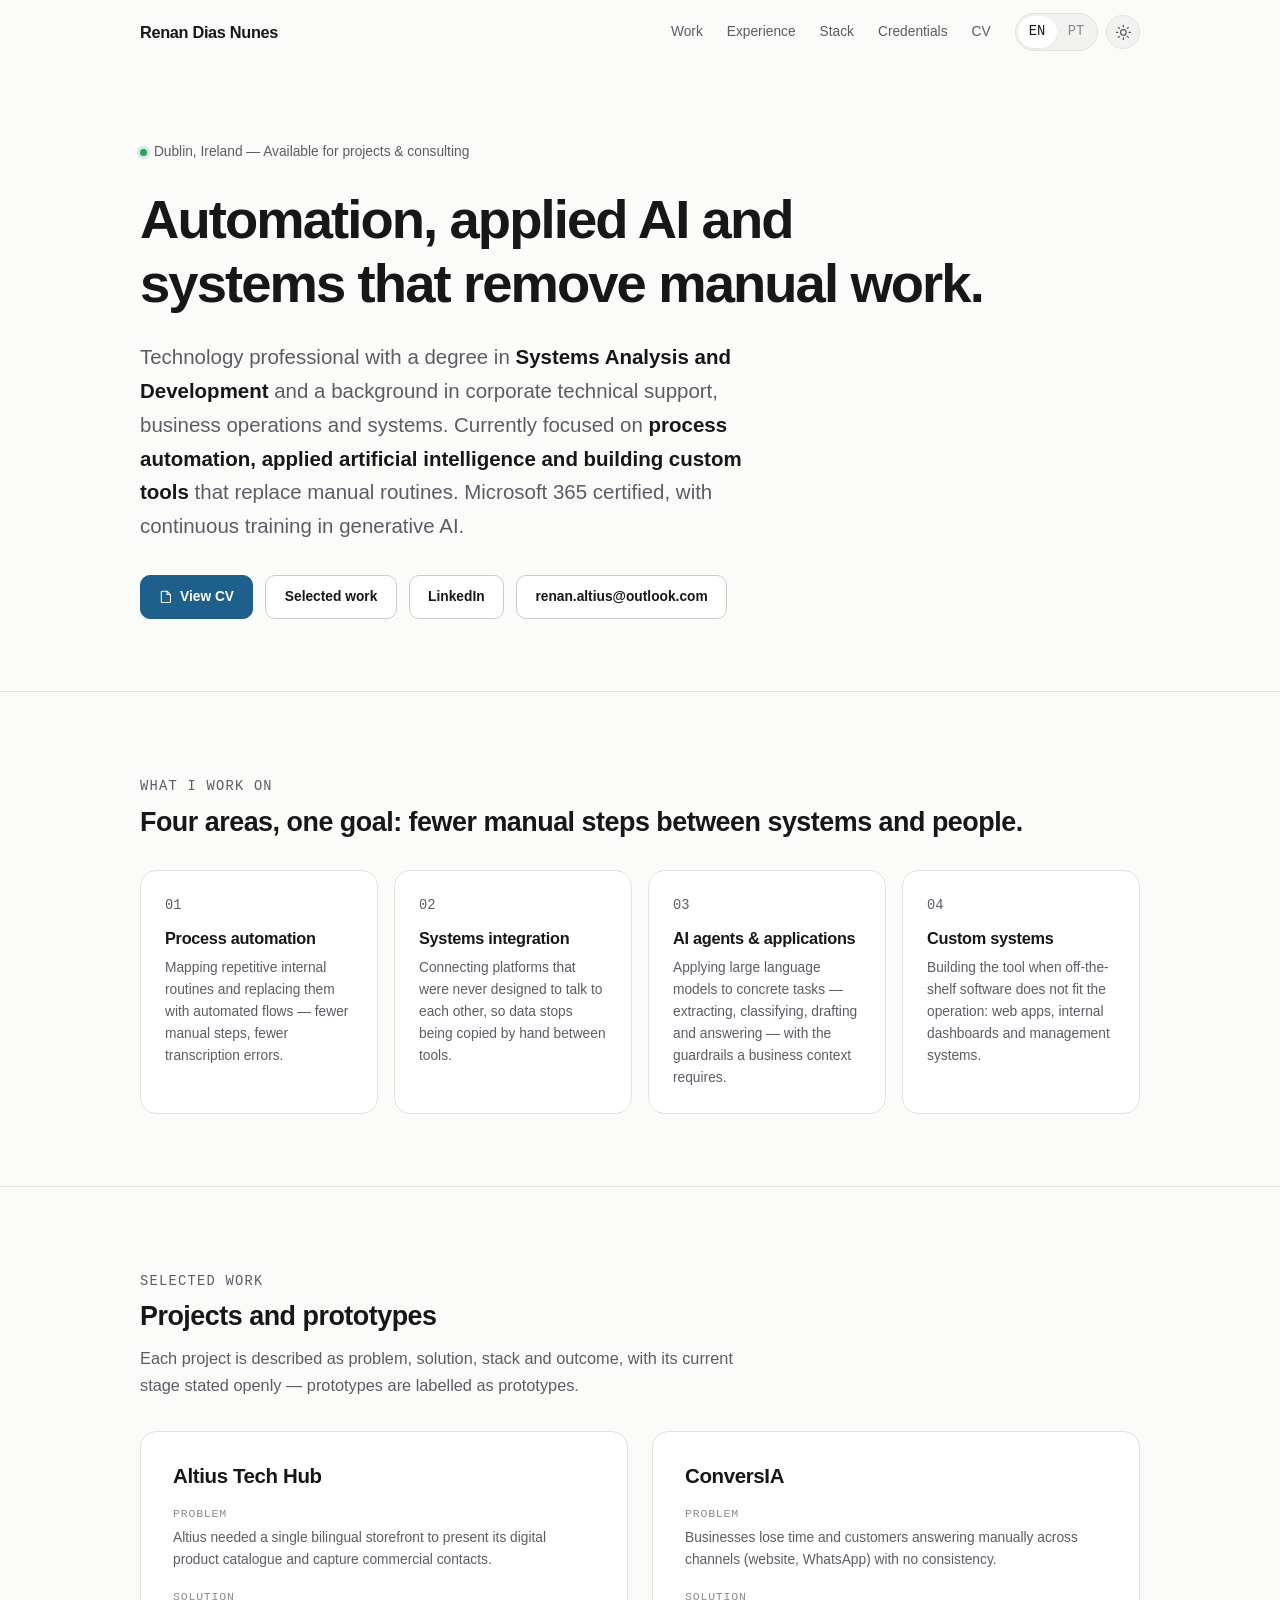
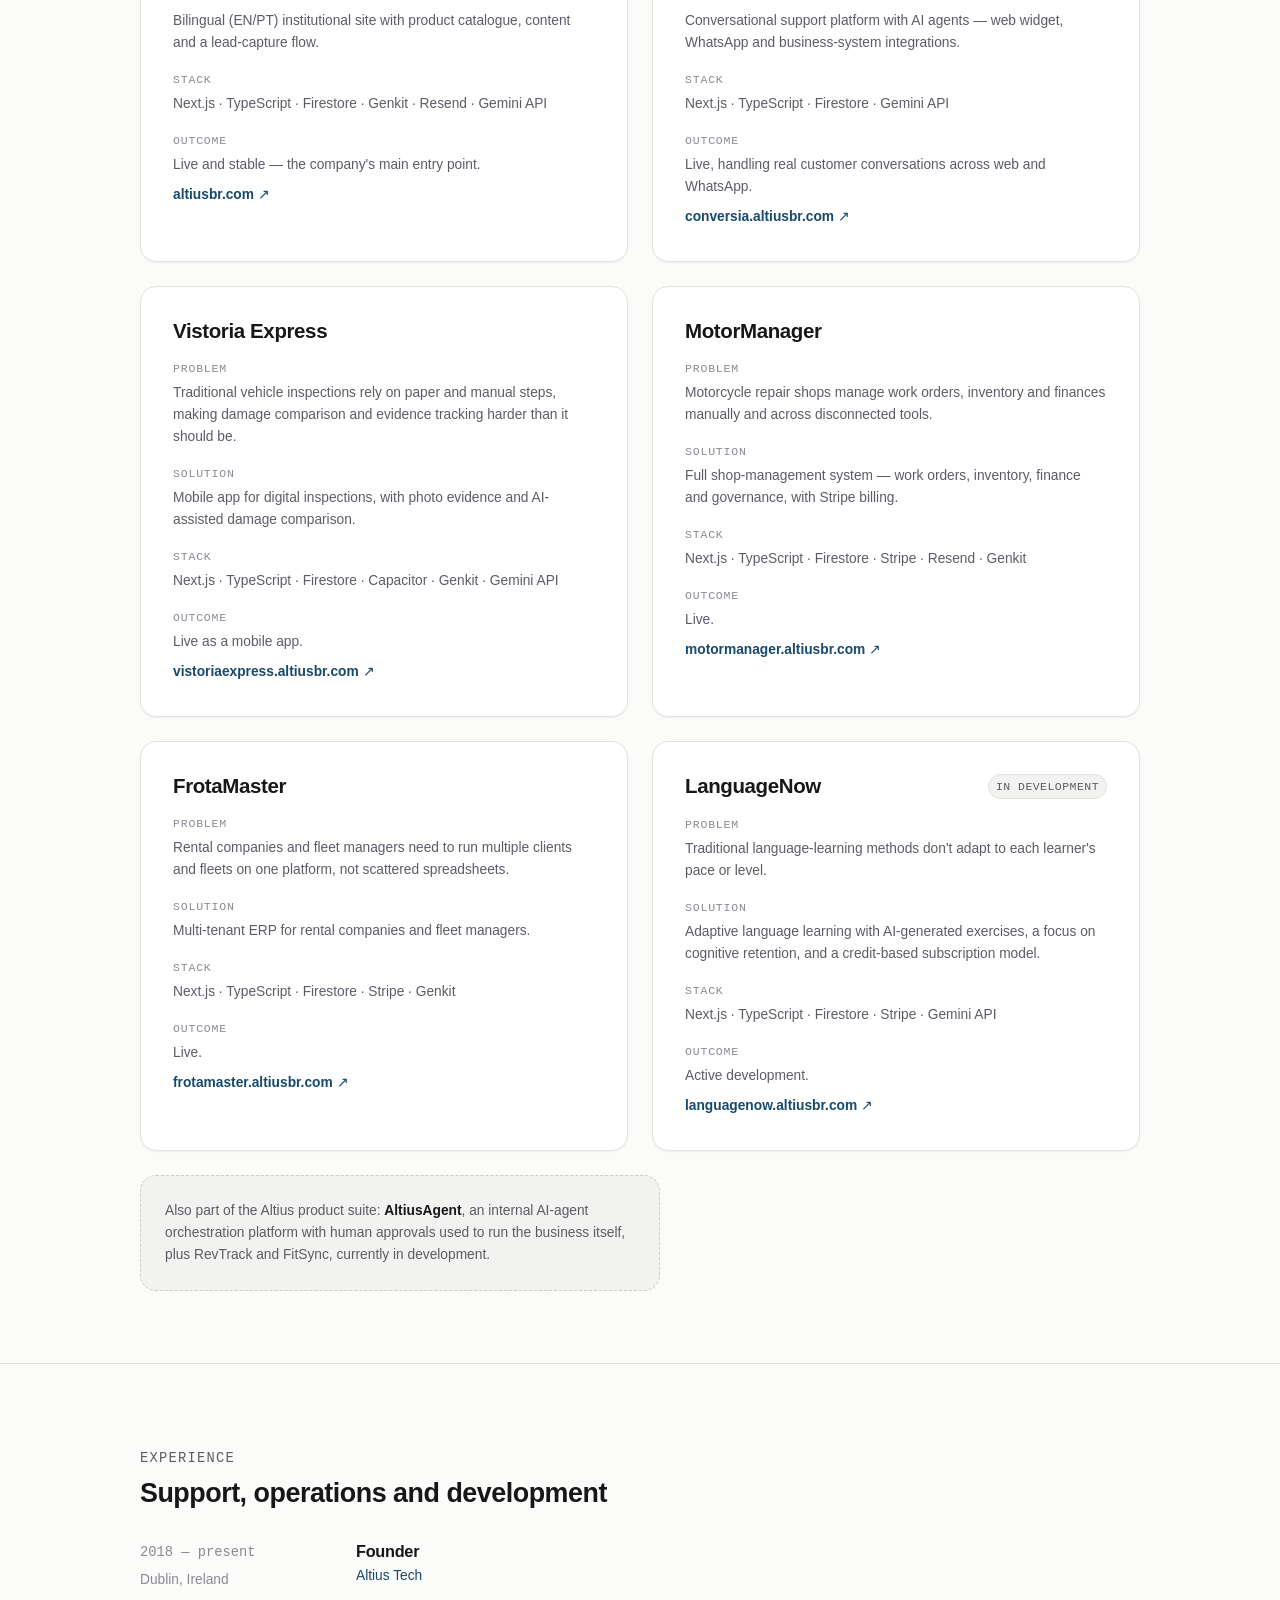
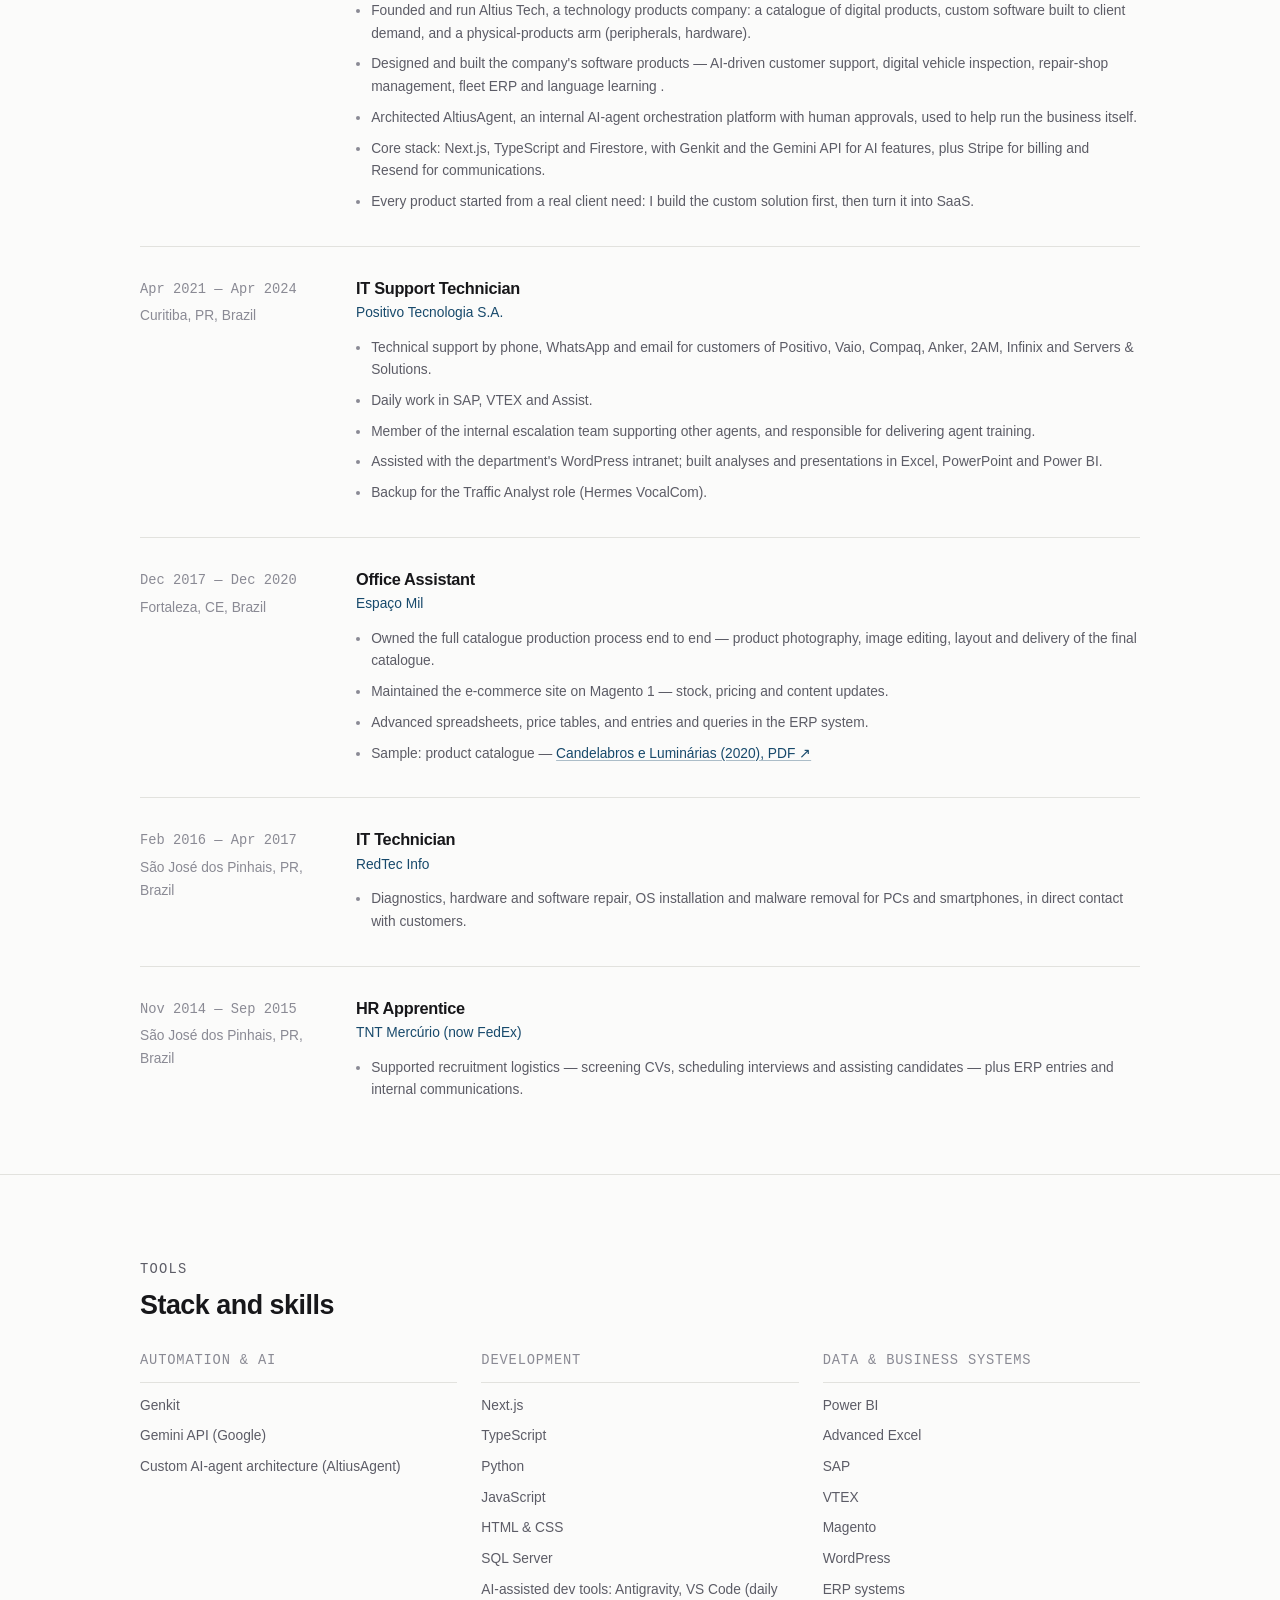
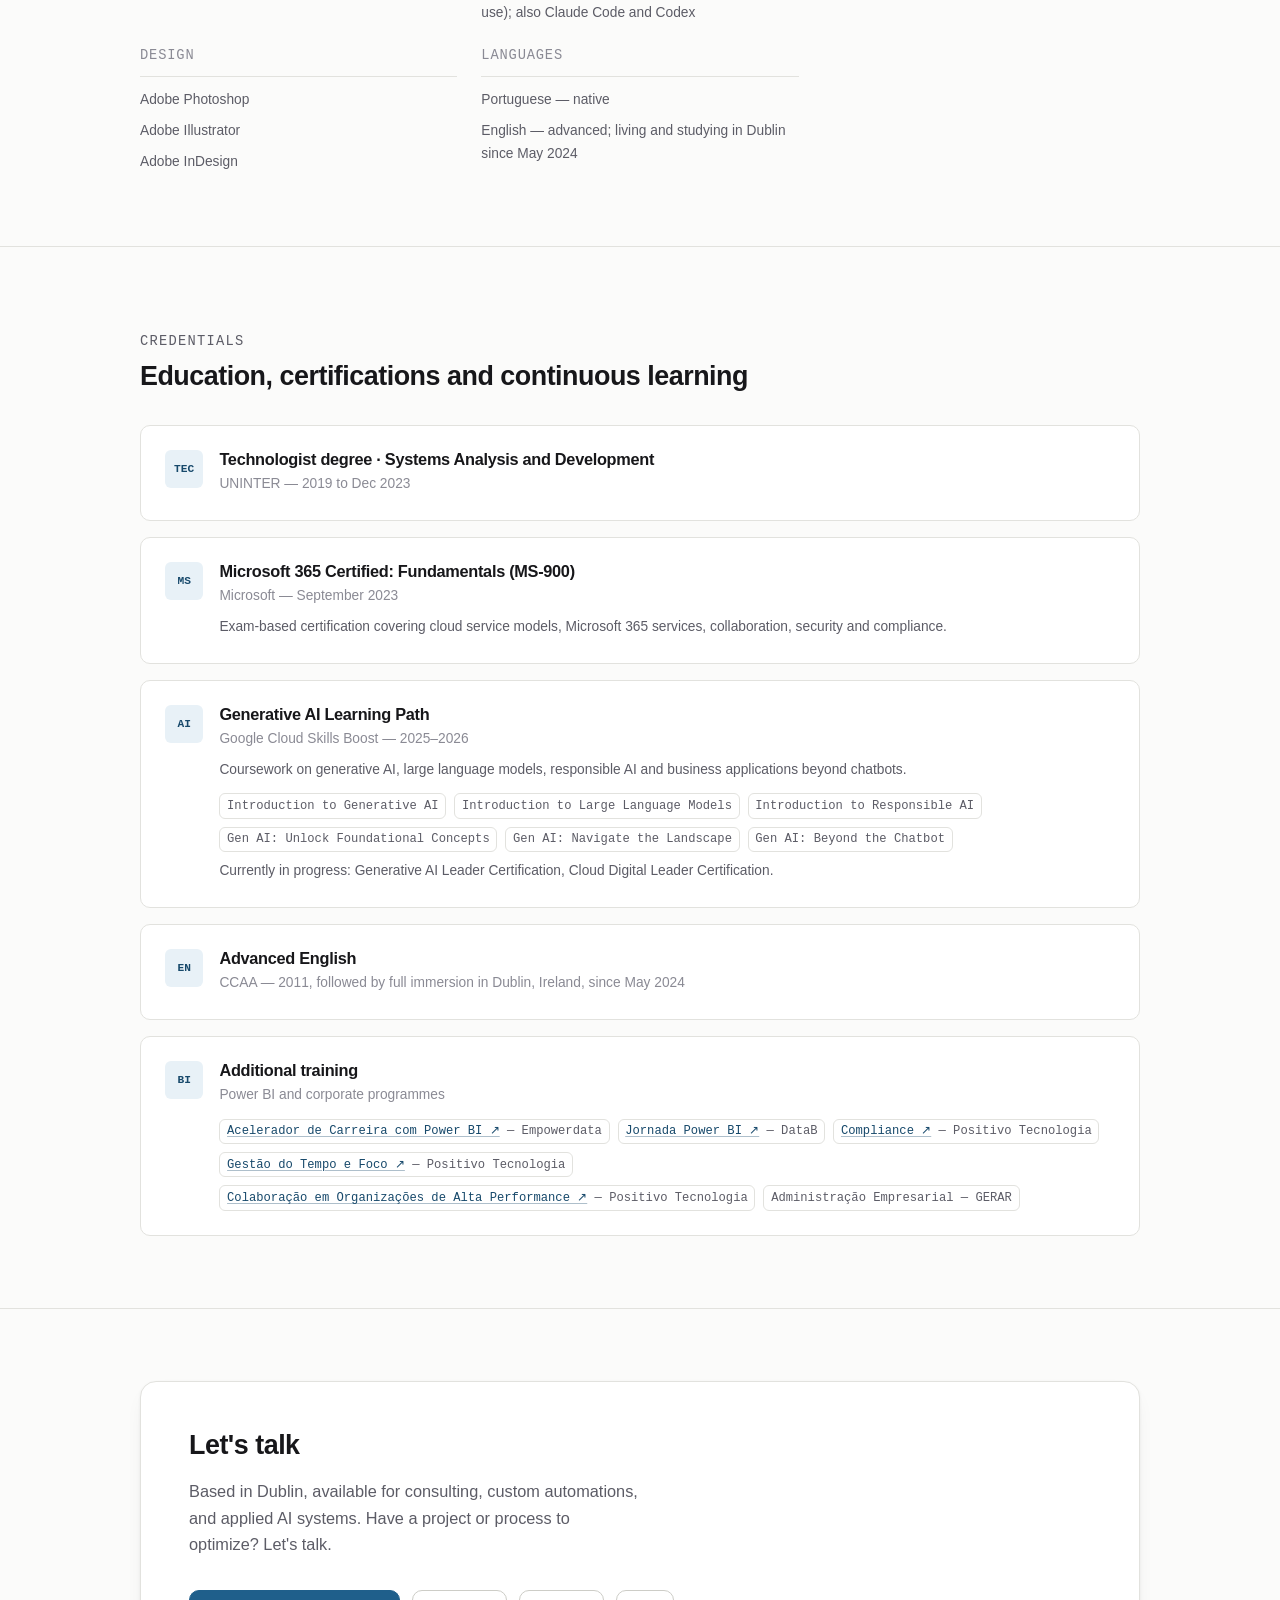
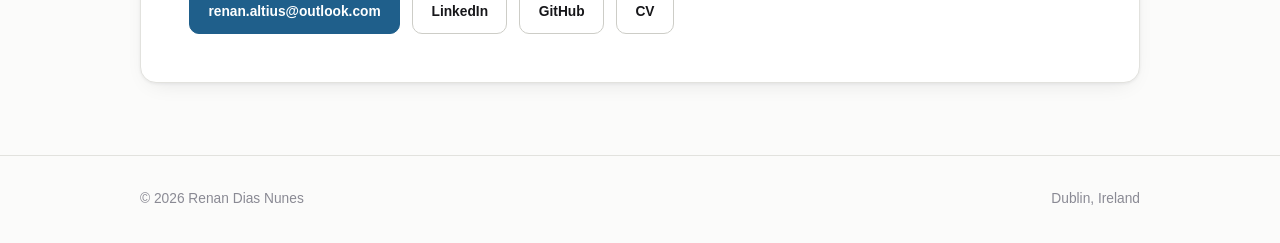
<file: index.html>
<!DOCTYPE html>
<html lang="en" data-lang="en">
<head>
	<meta charset="utf-8" />
	<meta name="viewport" content="width=device-width, initial-scale=1" />
	<title>Renan Dias Nunes — AI &amp; Automation Engineer</title>
	<meta name="description"
		content="Renan Dias Nunes — technology professional working across process automation, applied AI and systems development. Based in Dublin, Ireland." />
	<meta name="author" content="Renan Dias Nunes" />
	<meta property="og:type" content="website" />
	<meta property="og:site_name" content="Renan Dias Nunes" />
	<meta property="og:title" content="Renan Dias Nunes — AI &amp; Automation Engineer" />
	<meta property="og:description" content="Automation, applied AI and custom systems that remove manual work. Founder of Altius Tech, based in Dublin." />
	<meta property="og:url" content="https://renandn.github.io/" />
	<meta property="og:image" content="https://renandn.github.io/assets/og.png?v=2" />
	<meta property="og:image:width" content="1200" />
	<meta property="og:image:height" content="630" />
	<meta property="og:image:alt" content="Renan Dias Nunes — AI &amp; Automation Engineer" />
	<meta name="twitter:card" content="summary_large_image" />
	<meta name="twitter:image" content="https://renandn.github.io/assets/og.png?v=2" />

	<link rel="stylesheet" href="assets/css/base.css" />
	<link rel="stylesheet" href="assets/css/site.css" />

	<!-- Aplica idioma e tema antes da pintura para evitar flash do estado errado. -->
	<script>
		(function () {
			try {
				var r = document.documentElement;
				var l = localStorage.getItem("rdn.lang");
				if (!l) l = (navigator.language || "en").toLowerCase().indexOf("pt") === 0 ? "pt" : "en";
				r.setAttribute("data-lang", l);
				r.setAttribute("lang", l === "pt" ? "pt-BR" : "en");
				var t = localStorage.getItem("rdn.theme");
				if (!t) t = matchMedia("(prefers-color-scheme: dark)").matches ? "dark" : "light";
				r.setAttribute("data-theme", t);
			} catch (e) { }
		})();
	</script>
</head>

<body>
	<span data-title-en="Renan Dias Nunes — AI &amp; Automation Engineer" class="visually-hidden"
		aria-hidden="true"></span>
	<span data-title-pt="Renan Dias Nunes — AI &amp; Automation Engineer"
		class="visually-hidden" aria-hidden="true"></span>

	<!-- ================= Barra de navegação ================= -->
	<header class="topbar">
		<div class="container topbar__inner">
			<a class="topbar__brand" href="#top">Renan Dias Nunes</a>

			<nav class="topbar__nav" aria-label="Sections">
				<a href="#work"><span lang="en">Work</span><span lang="pt">Projetos</span></a>
				<a href="#experience"><span lang="en">Experience</span><span lang="pt">Experiência</span></a>
				<a href="#stack"><span lang="en">Stack</span><span lang="pt">Stack</span></a>
				<a href="#credentials"><span lang="en">Credentials</span><span lang="pt">Formação</span></a>
				<a href="cv.html"><span lang="en">CV</span><span lang="pt">Currículo</span></a>
			</nav>

			<div class="controls">
				<div class="segmented" role="group" aria-label="Language">
					<button type="button" data-lang-btn="en" aria-pressed="true">EN</button>
					<button type="button" data-lang-btn="pt" aria-pressed="false">PT</button>
				</div>
				<button type="button" class="icon-button" data-theme-toggle aria-label="Toggle theme">
					<svg class="icon-sun" viewBox="0 0 24 24" fill="none" stroke="currentColor" stroke-width="1.8"
						stroke-linecap="round" aria-hidden="true">
						<circle cx="12" cy="12" r="4" />
						<path d="M12 2v2M12 20v2M2 12h2M20 12h2M4.9 4.9l1.4 1.4M17.7 17.7l1.4 1.4M19.1 4.9l-1.4 1.4M6.3 17.7l-1.4 1.4" />
					</svg>
					<svg class="icon-moon" viewBox="0 0 24 24" fill="none" stroke="currentColor" stroke-width="1.8"
						stroke-linecap="round" aria-hidden="true">
						<path d="M21 12.8A8.5 8.5 0 1 1 11.2 3a7 7 0 0 0 9.8 9.8z" />
					</svg>
				</button>
			</div>
		</div>
	</header>

	<main id="top">

		<!-- ================= Hero ================= -->
		<section class="hero">
			<div class="container">
				<p class="hero__location">
					<span lang="en">Dublin, Ireland — Available for projects &amp; consulting</span>
					<span lang="pt">Dublin, Irlanda — Disponível para projetos e consultoria</span>
				</p>

				<h1>
					<span lang="en">Automation, applied AI and systems that remove manual work.</span>
					<span lang="pt">Automação, IA aplicada e sistemas que eliminam trabalho manual.</span>
				</h1>

				<p class="hero__tagline">
					<span lang="en">Technology professional with a degree in <strong>Systems Analysis and
							Development</strong> and a background in corporate technical support, business
						operations and systems. Currently focused on <strong>process automation, applied artificial
							intelligence and building custom tools</strong> that replace manual routines. Microsoft 365
						certified, with continuous training in generative AI.</span>
					<span lang="pt">Profissional de tecnologia com graduação em <strong>Análise e Desenvolvimento de
							Sistemas</strong> e experiência em suporte técnico corporativo, operações de
						negócio e sistemas. Atualmente focado em <strong>automação de processos, inteligência artificial
							aplicada e construção de ferramentas personalizadas</strong> que substituem rotinas manuais.
						Certificado Microsoft 365, com formação contínua em IA generativa.</span>
				</p>

				<div class="hero__actions">
					<a class="btn btn--primary" href="cv.html">
						<svg viewBox="0 0 24 24" fill="none" stroke="currentColor" stroke-width="1.8"
							stroke-linecap="round" stroke-linejoin="round" aria-hidden="true">
							<path d="M14 2H6a2 2 0 0 0-2 2v16a2 2 0 0 0 2 2h12a2 2 0 0 0 2-2V8z" />
							<path d="M14 2v6h6" />
						</svg>
						<span lang="en">View CV</span><span lang="pt">Ver currículo</span>
					</a>
					<a class="btn" href="#work">
						<span lang="en">Selected work</span><span lang="pt">Projetos</span>
					</a>
					<a class="btn" href="https://www.linkedin.com/in/renan-dias-nunes/" target="_blank"
						rel="noopener noreferrer">LinkedIn</a>
					<a class="btn" href="mailto:renan.altius@outlook.com">renan.altius@outlook.com</a>
				</div>
			</div>
		</section>

		<!-- ================= Áreas de foco ================= -->
		<section class="section" id="focus">
			<div class="container">
				<div class="section__head">
					<p class="eyebrow"><span lang="en">What I work on</span><span lang="pt">Áreas de atuação</span></p>
					<h2>
						<span lang="en">Four areas, one goal: fewer manual steps between systems and people.</span>
						<span lang="pt">Quatro frentes, um objetivo: menos passos manuais entre sistemas e
							pessoas.</span>
					</h2>
				</div>

				<div class="focus-grid">
					<article class="focus-card">
						<p class="focus-card__num">01</p>
						<h3><span lang="en">Process automation</span><span lang="pt">Automação de processos</span></h3>
						<p>
							<span lang="en">Mapping repetitive internal routines and replacing them with automated
								flows — fewer manual steps, fewer transcription errors.</span>
							<span lang="pt">Mapeamento de rotinas internas repetitivas e substituição por fluxos
								automatizados — menos etapas manuais, menos erros de transcrição.</span>
						</p>
					</article>

					<article class="focus-card">
						<p class="focus-card__num">02</p>
						<h3><span lang="en">Systems integration</span><span lang="pt">Integração de sistemas</span></h3>
						<p>
							<span lang="en">Connecting platforms that were never designed to talk to each other, so
								data stops being copied by hand between tools.</span>
							<span lang="pt">Conexão entre plataformas que não foram feitas para conversar, para que os
								dados deixem de ser copiados manualmente entre ferramentas.</span>
						</p>
					</article>

					<article class="focus-card">
						<p class="focus-card__num">03</p>
						<h3><span lang="en">AI agents &amp; applications</span><span lang="pt">Agentes e aplicações com
								IA</span></h3>
						<p>
							<span lang="en">Applying large language models to concrete tasks — extracting, classifying,
								drafting and answering — with the guardrails a business context requires.</span>
							<span lang="pt">Aplicação de modelos de linguagem a tarefas concretas — extrair,
								classificar, redigir e responder — com os controles que um contexto empresarial
								exige.</span>
						</p>
					</article>

					<article class="focus-card">
						<p class="focus-card__num">04</p>
						<h3><span lang="en">Custom systems</span><span lang="pt">Sistemas personalizados</span></h3>
						<p>
							<span lang="en">Building the tool when off-the-shelf software does not fit the operation:
								web apps, internal dashboards and management systems.</span>
							<span lang="pt">Construção da ferramenta quando o software de mercado não serve à operação:
								aplicações web, painéis internos e sistemas de gestão.</span>
						</p>
					</article>
				</div>
			</div>
		</section>

		<!-- ================= Projetos ================= -->
		<section class="section" id="work">
			<div class="container">
				<div class="section__head">
					<p class="eyebrow"><span lang="en">Selected work</span><span lang="pt">Projetos
							selecionados</span></p>
					<h2><span lang="en">Projects and prototypes</span><span lang="pt">Projetos e protótipos</span></h2>
					<p>
						<span lang="en">Each project is described as problem, solution, stack and outcome, with its
							current stage stated openly — prototypes are labelled as prototypes.</span>
						<span lang="pt">Cada projeto é descrito como problema, solução, stack e resultado, com o
							estágio atual declarado de forma transparente — protótipos são identificados como
							protótipos.</span>
					</p>
				</div>

				<div class="projects">

					<!-- ---- Altius Tech Hub ---- -->
					<article class="project">
						<div class="project__top">
							<h3>Altius Tech Hub</h3>
						</div>
						<dl class="case">
							<div>
								<dt><span lang="en">Problem</span><span lang="pt">Problema</span></dt>
								<dd><span lang="en">Altius needed a single bilingual storefront to present its digital
										product catalogue and capture commercial contacts.</span><span lang="pt">A
										Altius precisava de uma vitrine única e bilíngue para apresentar o catálogo de
										produtos digitais e captar contatos comerciais.</span></dd>
							</div>
							<div>
								<dt><span lang="en">Solution</span><span lang="pt">Solução</span></dt>
								<dd><span lang="en">Bilingual (EN/PT) institutional site with product catalogue,
										content and a lead-capture flow.</span><span lang="pt">Site institucional
										bilíngue (EN/PT) com catálogo de produtos, conteúdo e captação de
										contatos.</span></dd>
							</div>
							<div>
								<dt><span lang="en">Stack</span><span lang="pt">Stack</span></dt>
								<dd>Next.js · TypeScript · Firestore · Genkit · Resend · Gemini API</dd>
							</div>
							<div>
								<dt><span lang="en">Outcome</span><span lang="pt">Resultado</span></dt>
								<dd><span lang="en">Live and stable — the company's main entry point.</span><span lang="pt">No
										ar e estável — ponto de entrada oficial da marca.</span></dd>
							</div>
						</dl>
						<p class="project__link"><a href="https://altiusbr.com/" target="_blank"
								rel="noopener noreferrer">altiusbr.com ↗</a></p>
					</article>

					<!-- ---- ConversIA ---- -->
					<article class="project">
						<div class="project__top">
							<h3>ConversIA</h3>
						</div>
						<dl class="case">
							<div>
								<dt><span lang="en">Problem</span><span lang="pt">Problema</span></dt>
								<dd><span lang="en">Businesses lose time and customers answering manually across
										channels (website, WhatsApp) with no consistency.</span><span lang="pt">Empresas
										perdem tempo e clientes respondendo manualmente em múltiplos canais (site,
										WhatsApp) sem padronização.</span></dd>
							</div>
							<div>
								<dt><span lang="en">Solution</span><span lang="pt">Solução</span></dt>
								<dd><span lang="en">Conversational support platform with AI agents — web widget,
										WhatsApp and business-system integrations.</span><span lang="pt">Plataforma de
										atendimento conversacional com agentes de IA — widget web, WhatsApp e
										integrações com sistemas empresariais.</span></dd>
							</div>
							<div>
								<dt><span lang="en">Stack</span><span lang="pt">Stack</span></dt>
								<dd>Next.js · TypeScript · Firestore · Gemini API</dd>
							</div>
							<div>
								<dt><span lang="en">Outcome</span><span lang="pt">Resultado</span></dt>
								<dd><span lang="en">Live, handling real customer conversations across web and
										WhatsApp.</span><span lang="pt">No ar, atendendo clientes reais nos
										canais web e WhatsApp.</span></dd>
							</div>
						</dl>
						<p class="project__link"><a href="https://conversia.altiusbr.com/" target="_blank"
								rel="noopener noreferrer">conversia.altiusbr.com ↗</a></p>
					</article>

					<!-- ---- Vistoria Express ---- -->
					<article class="project">
						<div class="project__top">
							<h3>Vistoria Express</h3>
						</div>
						<dl class="case">
							<div>
								<dt><span lang="en">Problem</span><span lang="pt">Problema</span></dt>
								<dd><span lang="en">Traditional vehicle inspections rely on paper and manual steps,
										making damage comparison and evidence tracking harder than it should
										be.</span><span lang="pt">Vistorias veiculares tradicionais dependem de papel e
										processos manuais, dificultando a comparação de danos e o registro de
										evidências.</span></dd>
							</div>
							<div>
								<dt><span lang="en">Solution</span><span lang="pt">Solução</span></dt>
								<dd><span lang="en">Mobile app for digital inspections, with photo evidence and
										AI-assisted damage comparison.</span><span lang="pt">App mobile para vistorias
										digitais, com evidências fotográficas e comparação de danos assistida por
										IA.</span></dd>
							</div>
							<div>
								<dt><span lang="en">Stack</span><span lang="pt">Stack</span></dt>
								<dd>Next.js · TypeScript · Firestore · Capacitor · Genkit · Gemini API</dd>
							</div>
							<div>
								<dt><span lang="en">Outcome</span><span lang="pt">Resultado</span></dt>
								<dd><span lang="en">Live as a mobile app.</span><span lang="pt">No ar
										como aplicativo mobile.</span></dd>
							</div>
						</dl>
						<p class="project__link"><a href="https://vistoriaexpress.altiusbr.com/" target="_blank"
								rel="noopener noreferrer">vistoriaexpress.altiusbr.com ↗</a></p>
					</article>

					<!-- ---- MotorManager ---- -->
					<article class="project">
						<div class="project__top">
							<h3>MotorManager</h3>
						</div>
						<dl class="case">
							<div>
								<dt><span lang="en">Problem</span><span lang="pt">Problema</span></dt>
								<dd><span lang="en">Motorcycle repair shops manage work orders, inventory and finances
										manually and across disconnected tools.</span><span lang="pt">Oficinas de
										motocicletas gerenciam ordens de serviço, estoque e financeiro de forma manual
										e dispersa.</span></dd>
							</div>
							<div>
								<dt><span lang="en">Solution</span><span lang="pt">Solução</span></dt>
								<dd><span lang="en">Full shop-management system — work orders, inventory, finance and
										governance, with Stripe billing.</span><span lang="pt">Sistema completo de
										gestão — ordens de serviço, estoque, financeiro e governança, com cobrança via
										Stripe.</span></dd>
							</div>
							<div>
								<dt><span lang="en">Stack</span><span lang="pt">Stack</span></dt>
								<dd>Next.js · TypeScript · Firestore · Stripe · Resend · Genkit</dd>
							</div>
							<div>
								<dt><span lang="en">Outcome</span><span lang="pt">Resultado</span></dt>
								<dd><span lang="en">Live.</span><span lang="pt">No ar.</span></dd>
							</div>
						</dl>
						<p class="project__link"><a href="https://motormanager.altiusbr.com/" target="_blank"
								rel="noopener noreferrer">motormanager.altiusbr.com ↗</a></p>
					</article>

					<!-- ---- FrotaMaster ---- -->
					<article class="project">
						<div class="project__top">
							<h3>FrotaMaster</h3>
						</div>
						<dl class="case">
							<div>
								<dt><span lang="en">Problem</span><span lang="pt">Problema</span></dt>
								<dd><span lang="en">Rental companies and fleet managers need to run multiple clients
										and fleets on one platform, not scattered spreadsheets.</span><span
										lang="pt">Locadoras e gestores de frota precisam operar múltiplos clientes e
										frotas em uma única plataforma, em vez de planilhas dispersas.</span></dd>
							</div>
							<div>
								<dt><span lang="en">Solution</span><span lang="pt">Solução</span></dt>
								<dd><span lang="en">Multi-tenant ERP for rental companies and fleet
										managers.</span><span lang="pt">ERP multi-tenant para locadoras e gestores de
										frota.</span></dd>
							</div>
							<div>
								<dt><span lang="en">Stack</span><span lang="pt">Stack</span></dt>
								<dd>Next.js · TypeScript · Firestore · Stripe · Genkit</dd>
							</div>
							<div>
								<dt><span lang="en">Outcome</span><span lang="pt">Resultado</span></dt>
								<dd><span lang="en">Live.</span><span lang="pt">No ar.</span></dd>
							</div>
						</dl>
						<p class="project__link"><a href="https://frotamaster.altiusbr.com/" target="_blank"
								rel="noopener noreferrer">frotamaster.altiusbr.com ↗</a></p>
					</article>

					<!-- ---- LanguageNow ---- -->
					<article class="project">
						<div class="project__top">
							<h3>LanguageNow</h3>
							<span class="project__stage" data-stage>
								<span lang="en">in development</span><span lang="pt">em desenvolvimento</span>
							</span>
						</div>
						<dl class="case">
							<div>
								<dt><span lang="en">Problem</span><span lang="pt">Problema</span></dt>
								<dd><span lang="en">Traditional language-learning methods don't adapt to each
										learner's pace or level.</span><span lang="pt">Métodos tradicionais de ensino
										de idiomas não se adaptam ao ritmo e nível de cada aluno.</span></dd>
							</div>
							<div>
								<dt><span lang="en">Solution</span><span lang="pt">Solução</span></dt>
								<dd><span lang="en">Adaptive language learning with AI-generated exercises, a focus on
										cognitive retention, and a credit-based subscription model.</span><span
										lang="pt">Aprendizado adaptativo de idiomas com exercícios gerados por IA,
										foco em domínio cognitivo e assinatura por créditos.</span></dd>
							</div>
							<div>
								<dt><span lang="en">Stack</span><span lang="pt">Stack</span></dt>
								<dd>Next.js · TypeScript · Firestore · Stripe · Gemini API</dd>
							</div>
							<div>
								<dt><span lang="en">Outcome</span><span lang="pt">Resultado</span></dt>
								<dd><span lang="en">Active development.</span><span lang="pt">Em desenvolvimento
										ativo.</span></dd>
							</div>
						</dl>
						<p class="project__link"><a href="https://languagenow.altiusbr.com/" target="_blank"
								rel="noopener noreferrer">languagenow.altiusbr.com ↗</a></p>
					</article>

				</div>

				<p class="projects__note">
					<span lang="en">Also part of the Altius product suite: <strong>AltiusAgent</strong>, an internal
						AI-agent orchestration platform with human approvals used to run the business itself, plus
						RevTrack and FitSync, currently in development.</span>
					<span lang="pt">Também fazem parte do conjunto de produtos da Altius: o <strong>AltiusAgent</strong>,
						plataforma interna de orquestração de agentes de IA com aprovações humanas usada para operar o
						próprio negócio, além de RevTrack e FitSync, atualmente em desenvolvimento.</span>
				</p>
			</div>
		</section>

		<!-- ================= Experiência ================= -->
		<section class="section" id="experience">
			<div class="container">
				<div class="section__head">
					<p class="eyebrow"><span lang="en">Experience</span><span lang="pt">Experiência</span></p>
					<h2>
						<span lang="en">Support, operations and development</span>
						<span lang="pt">Suporte, operações e desenvolvimento</span>
					</h2>
				</div>

				<div class="timeline">

					<article class="role">
						<div class="role__meta">
							<span>
								<span lang="en">2018 — present</span>
								<span lang="pt">2018 — atual</span>
							</span>
							<span class="role__where">Dublin, Ireland</span>
						</div>
						<div>
							<h3><span lang="en">Founder</span><span lang="pt">Fundador</span></h3>
							<p class="role__org">Altius Tech</p>
							<ul>
								<li>
									<span lang="en">Founded and run Altius Tech, a technology products company:
										a catalogue of digital products, custom software built to client demand, and
										a physical-products arm (peripherals, hardware).</span>
									<span lang="pt">Fundei e lidero a Altius Tech, empresa de produtos de tecnologia:
										catálogo de produtos digitais consolidados, desenvolvimento de software sob
										demanda e uma frente de venda de produtos físicos (periféricos, hardware).</span>
								</li>
								<li>
									<span lang="en">Designed and built the company's software products — AI-driven
										customer support, digital vehicle inspection, repair-shop management, fleet
										ERP and language learning .</span>
									<span lang="pt">Projetei e construí os produtos de software da empresa —
										atendimento com IA, vistoria veicular digital, gestão de oficinas, ERP de
										frotas e aprendizado de idiomas .</span>
								</li>
								<li>
									<span lang="en">Architected AltiusAgent, an internal AI-agent orchestration
										platform with human approvals, used to help run the business itself.</span>
									<span lang="pt">Arquitetei o AltiusAgent, plataforma interna de orquestração de
										agentes de IA com aprovações humanas, usada para operar o próprio
										negócio.</span>
								</li>
								<li>
									<span lang="en">Core stack: Next.js, TypeScript and Firestore, with Genkit and the
										Gemini API for AI features, plus Stripe for billing and Resend for
										communications.</span>
									<span lang="pt">Stack principal: Next.js, TypeScript e Firestore, com Genkit e API
										Gemini para os recursos de IA, além de Stripe para cobrança e Resend para
										comunicações.</span>
								</li>
								<li>
									<span lang="en">Every product started from a real client need: I build the custom
										solution first, then turn it into SaaS.</span>
									<span lang="pt">Cada produto nasceu de uma demanda real de cliente: desenvolvo a
										solução sob medida e depois a transformo em SaaS.</span>
								</li>
							</ul>
						</div>
					</article>

					<article class="role">
						<div class="role__meta">
							<span>Apr 2021 — Apr 2024</span>
							<span class="role__where">Curitiba, PR, Brazil</span>
						</div>
						<div>
							<h3>
								<span lang="en">IT Support Technician</span>
								<span lang="pt">IT Support Technician</span>
							</h3>
							<p class="role__org">Positivo Tecnologia S.A.</p>
							<ul>
								<li>
									<span lang="en">Technical support by phone, WhatsApp and email for customers of
										Positivo, Vaio, Compaq, Anker, 2AM, Infinix and Servers &amp; Solutions.</span>
									<span lang="pt">Suporte técnico por telefone, WhatsApp e e-mail a clientes das
										marcas Positivo, Vaio, Compaq, Anker, 2AM, Infinix e Servers &amp;
										Solutions.</span>
								</li>
								<li>
									<span lang="en">Daily work in SAP, VTEX and Assist.</span>
									<span lang="pt">Atuação diária em SAP, VTEX e Assist.</span>
								</li>
								<li>
									<span lang="en">Member of the internal escalation team supporting other agents, and
										responsible for delivering agent training.</span>
									<span lang="pt">Integrante da equipe de apoio interno a outros agentes e
										responsável por conduzir treinamentos.</span>
								</li>
								<li>
									<span lang="en">Assisted with the department's WordPress intranet; built
										analyses and presentations in Excel, PowerPoint and Power BI.</span>
									<span lang="pt">Apoio na intranet do setor em WordPress; análises e apresentações
										em Excel, PowerPoint e Power BI.</span>
								</li>
								<li>
									<span lang="en">Backup for the Traffic Analyst role (Hermes VocalCom).</span>
									<span lang="pt">Backup do Analista de Tráfego (Hermes VocalCom).</span>
								</li>
							</ul>
						</div>
					</article>

					<article class="role">
						<div class="role__meta">
							<span>Dec 2017 — Dec 2020</span>
							<span class="role__where">Fortaleza, CE, Brazil</span>
						</div>
						<div>
							<h3>
								<span lang="en">Office Assistant</span>
								<span lang="pt">Auxiliar de Escritório</span>
							</h3>
							<p class="role__org">Espaço Mil</p>
							<ul>
								<li>
									<span lang="en">Owned the full catalogue production process end to end — product
										photography, image editing, layout and delivery of the final
										catalogue.</span>
									<span lang="pt">Conduzi o processo completo de produção dos catálogos, de ponta a
										ponta — captura das fotos dos produtos, tratamento de imagem, diagramação e
										entrega do catálogo final.</span>
								</li>
								<li>
									<span lang="en">Maintained the e-commerce site on Magento 1 — stock, pricing and
										content updates.</span>
									<span lang="pt">Manutenção do site em Magento 1 — estoque, preços e atualização de
										conteúdo.</span>
								</li>
								<li>
									<span lang="en">Advanced spreadsheets, price tables, and entries and queries in the
										ERP system.</span>
									<span lang="pt">Planilhas avançadas, tabelas de preço e lançamentos e consultas no
										sistema ERP.</span>
								</li>
								<li>
									<span lang="en">Sample: product catalogue —</span>
									<span lang="pt">Exemplo: catálogo de produtos —</span>
									<a href="assets/docs/catalogo-espaco-mil-candelabros-luminarias-2020.pdf"
										target="_blank" rel="noopener noreferrer">Candelabros e Luminárias (2020),
										PDF ↗</a>
								</li>
							</ul>
						</div>
					</article>

					<article class="role">
						<div class="role__meta">
							<span>Feb 2016 — Apr 2017</span>
							<span class="role__where">São José dos Pinhais, PR, Brazil</span>
						</div>
						<div>
							<h3>
								<span lang="en">IT Technician</span>
								<span lang="pt">Técnico de Informática</span>
							</h3>
							<p class="role__org">RedTec Info</p>
							<ul>
								<li>
									<span lang="en">Diagnostics, hardware and software repair, OS installation and
										malware removal for PCs and smartphones, in direct contact with
										customers.</span>
									<span lang="pt">Diagnóstico, reparo de hardware e software, formatação e remoção de
										malware em PCs e smartphones, em contato direto com clientes.</span>
								</li>
							</ul>
						</div>
					</article>

					<article class="role">
						<div class="role__meta">
							<span>Nov 2014 — Sep 2015</span>
							<span class="role__where">São José dos Pinhais, PR, Brazil</span>
						</div>
						<div>
							<h3>
								<span lang="en">HR Apprentice</span>
								<span lang="pt">Jovem Aprendiz — Recursos Humanos</span>
							</h3>
							<p class="role__org">TNT Mercúrio <span lang="en">(now FedEx)</span><span lang="pt">(atual
									FedEx)</span></p>
							<ul>
								<li>
									<span lang="en">Supported recruitment logistics — screening CVs, scheduling
										interviews and assisting candidates — plus ERP entries and internal
										communications.</span>
									<span lang="pt">Apoio à rotina de recrutamento — triagem de currículos, agendamento
										de entrevistas e assistência a candidatos — além de lançamentos no ERP e
										comunicados internos.</span>
								</li>
							</ul>
						</div>
					</article>

				</div>
			</div>
		</section>

		<!-- ================= Stack ================= -->
		<section class="section" id="stack">
			<div class="container">
				<div class="section__head">
					<p class="eyebrow"><span lang="en">Tools</span><span lang="pt">Ferramentas</span></p>
					<h2><span lang="en">Stack and skills</span><span lang="pt">Stack e competências</span></h2>
				</div>

				<div class="stack-grid">
					<div class="stack-group">
						<h3><span lang="en">Automation &amp; AI</span><span lang="pt">Automação e IA</span></h3>
						<ul>
							<li>Genkit</li>
							<li><span lang="en">Gemini API (Google)</span><span lang="pt">API Gemini (Google)</span></li>
							<li><span lang="en">Custom AI-agent architecture (AltiusAgent)</span><span lang="pt">Arquitetura
									própria de agentes de IA (AltiusAgent)</span></li>
						</ul>
					</div>

					<div class="stack-group">
						<h3><span lang="en">Development</span><span lang="pt">Desenvolvimento</span></h3>
						<ul>
							<li>Next.js</li>
							<li>TypeScript</li>
							<li>Python</li>
							<li>JavaScript</li>
							<li>HTML &amp; CSS</li>
							<li>SQL Server</li>
							<li>
								<span lang="en">AI-assisted dev tools: Antigravity, VS Code (daily use); also Claude
									Code and Codex</span>
								<span lang="pt">Ferramentas de desenvolvimento com IA: Antigravity, VS Code (uso
									diário); também utilizo Claude Code e Codex</span>
							</li>
						</ul>
					</div>

					<div class="stack-group">
						<h3><span lang="en">Data &amp; business systems</span><span lang="pt">Dados e sistemas de
								negócio</span></h3>
						<ul>
							<li>Power BI</li>
							<li><span lang="en">Advanced Excel</span><span lang="pt">Excel avançado</span></li>
							<li>SAP</li>
							<li>VTEX</li>
							<li>Magento</li>
							<li>WordPress</li>
							<li><span lang="en">ERP systems</span><span lang="pt">Sistemas ERP</span></li>
						</ul>
					</div>

					<div class="stack-group">
						<h3><span lang="en">Design</span><span lang="pt">Design</span></h3>
						<ul>
							<li>Adobe Photoshop</li>
							<li>Adobe Illustrator</li>
							<li>Adobe InDesign</li>
						</ul>
					</div>

					<div class="stack-group">
						<h3><span lang="en">Languages</span><span lang="pt">Idiomas</span></h3>
						<ul>
							<li><span lang="en">Portuguese — native</span><span lang="pt">Português — nativo</span></li>
							<li>
								<span lang="en">English — advanced; living and studying in Dublin since May 2024</span>
								<span lang="pt">Inglês — avançado; vivendo e estudando em Dublin desde maio de
									2024</span>
							</li>
						</ul>
					</div>
				</div>
			</div>
		</section>

		<!-- ================= Formação e certificações ================= -->
		<section class="section" id="credentials">
			<div class="container">
				<div class="section__head">
					<p class="eyebrow"><span lang="en">Credentials</span><span lang="pt">Formação</span></p>
					<h2>
						<span lang="en">Education, certifications and continuous learning</span>
						<span lang="pt">Formação, certificações e aprendizado contínuo</span>
					</h2>
				</div>

				<div class="certs">

					<article class="cert">
						<div class="cert__mark">TEC</div>
						<div>
							<h3>
								<span lang="en">Technologist degree · Systems Analysis and Development</span>
								<span lang="pt">Tecnólogo em Análise e Desenvolvimento de Sistemas</span>
							</h3>
							<p class="cert__issuer">
								UNINTER <span lang="en">— 2019 to Dec 2023</span><span lang="pt">— 2019 a dez/2023</span>
							</p>
						</div>
					</article>

					<article class="cert">
						<div class="cert__mark">MS</div>
						<div>
							<h3>Microsoft 365 Certified: Fundamentals (MS-900)</h3>
							<p class="cert__issuer">
								Microsoft <span lang="en">— September 2023</span><span lang="pt">— setembro de
									2023</span>
							</p>
							<p class="cert__note">
								<span lang="en">Exam-based certification covering cloud service models, Microsoft 365
									services, collaboration, security and compliance.</span>
								<span lang="pt">Certificação obtida por exame, cobrindo modelos de serviço em nuvem,
									serviços do Microsoft 365, colaboração, segurança e conformidade.</span>
							</p>
						</div>
					</article>

					<article class="cert">
						<div class="cert__mark">AI</div>
						<div>
							<h3>
								<span lang="en">Generative AI Learning Path</span>
								<span lang="pt">Trilha de IA Generativa</span>
							</h3>
							<p class="cert__issuer">Google Cloud Skills Boost — 2025–2026</p>
							<p class="cert__note">
								<span lang="en">Coursework on generative AI, large language models, responsible AI and
									business applications beyond chatbots.</span>
								<span lang="pt">Formação em IA generativa, grandes modelos de linguagem, IA responsável
									e aplicações empresariais além de chatbots.</span>
							</p>
							<ul class="cert__list">
								<li>Introduction to Generative AI</li>
								<li>Introduction to Large Language Models</li>
								<li>Introduction to Responsible AI</li>
								<li>Gen AI: Unlock Foundational Concepts</li>
								<li>Gen AI: Navigate the Landscape</li>
								<li>Gen AI: Beyond the Chatbot</li>
							</ul>
							<p class="cert__note">
								<span lang="en">Currently in progress: Generative AI Leader Certification, Cloud
									Digital Leader Certification.</span>
								<span lang="pt">Em andamento: Generative AI Leader Certification, Cloud Digital
									Leader Certification.</span>
							</p>
						</div>
					</article>

					<article class="cert">
						<div class="cert__mark">EN</div>
						<div>
							<h3>
								<span lang="en">Advanced English</span>
								<span lang="pt">Inglês Avançado</span>
							</h3>
							<p class="cert__issuer">
								CCAA <span lang="en">— 2011, followed by full immersion in Dublin, Ireland, since May
									2024</span>
								<span lang="pt">— 2011, seguido de imersão integral em Dublin, Irlanda, desde maio de
									2024</span>
							</p>
						</div>
					</article>

					<article class="cert">
						<div class="cert__mark">BI</div>
						<div>
							<h3>
								<span lang="en">Additional training</span>
								<span lang="pt">Formação complementar</span>
							</h3>
							<p class="cert__issuer">
								<span lang="en">Power BI and corporate programmes</span>
								<span lang="pt">Power BI e programas corporativos</span>
							</p>
							<ul class="cert__list">
								<li><a href="assets/certificates/acelerador-carreira-power-bi.pdf" target="_blank"
										rel="noopener noreferrer">Acelerador de Carreira com Power BI ↗</a> — Empowerdata</li>
								<li><a href="assets/certificates/jornada-power-bi.pdf" target="_blank"
										rel="noopener noreferrer">Jornada Power BI ↗</a> — DataB</li>
								<li><a href="assets/certificates/compliance.pdf" target="_blank"
										rel="noopener noreferrer">Compliance ↗</a> — Positivo Tecnologia</li>
								<li><a href="assets/certificates/gestao-do-tempo-e-foco.pdf" target="_blank"
										rel="noopener noreferrer">Gestão do Tempo e Foco ↗</a> — Positivo Tecnologia</li>
								<li><a href="assets/certificates/colaboracao-em-organizacoes-de-alta-performance.pdf"
										target="_blank" rel="noopener noreferrer">Colaboração em Organizações de Alta
										Performance ↗</a> — Positivo Tecnologia</li>
								<li>Administração Empresarial — GERAR</li>
							</ul>
						</div>
					</article>

				</div>
			</div>
		</section>

		<!-- ================= Contato ================= -->
		<section class="section" id="contact">
			<div class="container">
				<div class="contact">
					<h2>
						<span lang="en">Let's talk</span>
						<span lang="pt">Vamos conversar</span>
					</h2>
					<p>
						<span lang="en">Based in Dublin, available for consulting, custom automations, and applied AI
							systems. Have a project or process to optimize? Let's talk.</span>
						<span lang="pt">Baseado em Dublin, disponível para consultoria, automações sob medida e
							sistemas de IA aplicada. Tem um projeto ou processo para otimizar? Vamos conversar.</span>
					</p>
					<div class="contact__links">
						<a class="btn btn--primary" href="mailto:renan.altius@outlook.com">renan.altius@outlook.com</a>
						<a class="btn" href="https://www.linkedin.com/in/renan-dias-nunes/" target="_blank"
							rel="noopener noreferrer">LinkedIn</a>
						<a class="btn" href="https://github.com/RenanDN" target="_blank"
							rel="noopener noreferrer">GitHub</a>
						<a class="btn" href="cv.html">
							<span lang="en">CV</span><span lang="pt">Currículo</span>
						</a>
					</div>
				</div>
			</div>
		</section>

	</main>

	<footer class="footer">
		<div class="container footer__inner">
			<p>© <span id="year">2026</span> Renan Dias Nunes</p>
			<p>
				<span lang="en">Dublin, Ireland</span><span lang="pt">Dublin, Irlanda</span>
			</p>
		</div>
	</footer>

	<script src="assets/js/app.js"></script>
	<script>
		document.getElementById("year").textContent = new Date().getFullYear();
	</script>
</body>

</html>
</file>
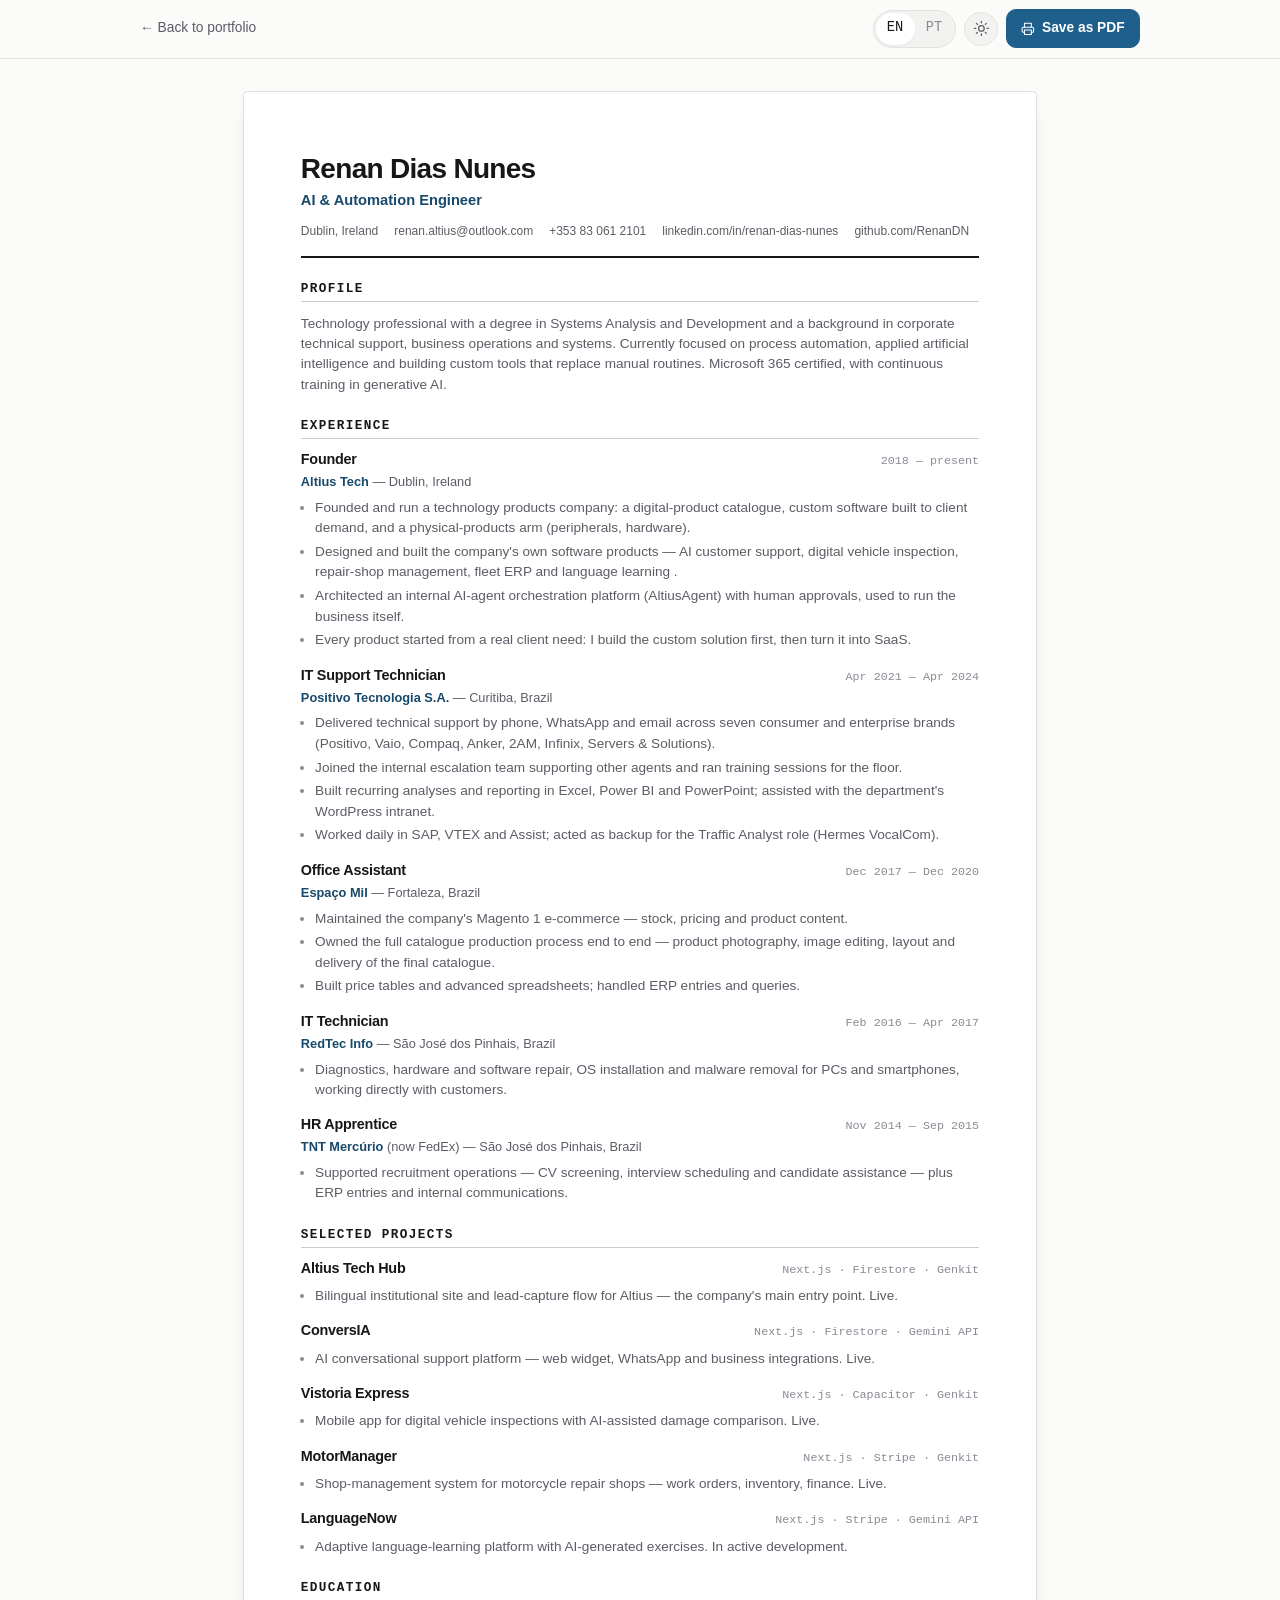
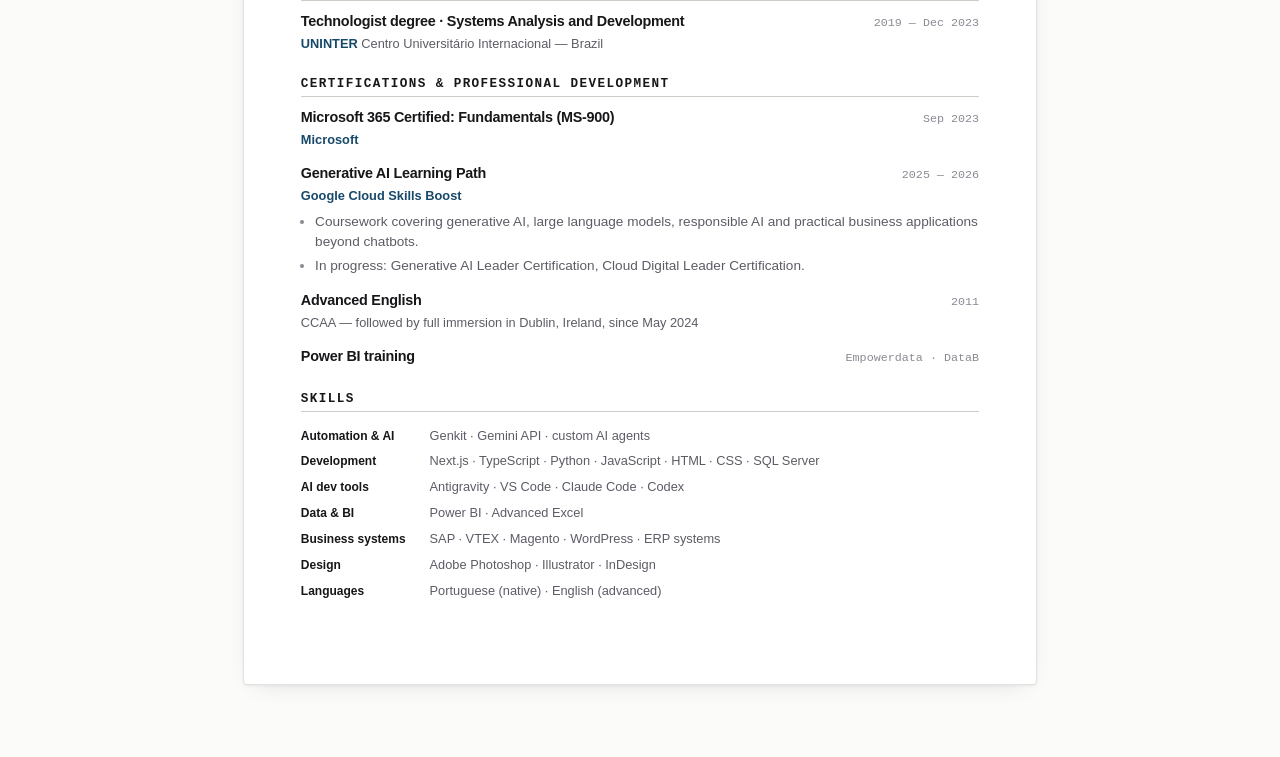
<file: cv.html>
<!DOCTYPE html>
<html lang="en" data-lang="en">
<head>
	<meta charset="utf-8" />
	<meta name="viewport" content="width=device-width, initial-scale=1" />
	<title>Renan Dias Nunes — CV</title>
	<meta name="description" content="Curriculum vitae — Renan Dias Nunes, AI &amp; Automation Engineer." />
	<meta property="og:type" content="website" />
	<meta property="og:site_name" content="Renan Dias Nunes" />
	<meta property="og:title" content="Renan Dias Nunes — CV" />
	<meta property="og:description" content="Curriculum vitae — Renan Dias Nunes, AI &amp; Automation Engineer. Founder of Altius Tech, based in Dublin." />
	<meta property="og:url" content="https://renandn.github.io/cv.html" />
	<meta property="og:image" content="https://renandn.github.io/assets/og.png?v=2" />
	<meta property="og:image:width" content="1200" />
	<meta property="og:image:height" content="630" />
	<meta property="og:image:alt" content="Renan Dias Nunes — AI &amp; Automation Engineer" />
	<meta name="twitter:card" content="summary_large_image" />
	<meta name="twitter:image" content="https://renandn.github.io/assets/og.png?v=2" />

	<link rel="stylesheet" href="assets/css/base.css" />
	<link rel="stylesheet" href="assets/css/cv.css" />

	<script>
		(function () {
			try {
				var r = document.documentElement;
				var l = localStorage.getItem("rdn.lang");
				if (!l) l = (navigator.language || "en").toLowerCase().indexOf("pt") === 0 ? "pt" : "en";
				r.setAttribute("data-lang", l);
				r.setAttribute("lang", l === "pt" ? "pt-BR" : "en");
				var t = localStorage.getItem("rdn.theme");
				if (!t) t = matchMedia("(prefers-color-scheme: dark)").matches ? "dark" : "light";
				r.setAttribute("data-theme", t);
			} catch (e) { }
		})();
	</script>
</head>

<body>
	<span data-title-en="Renan Dias Nunes — CV" class="visually-hidden" aria-hidden="true"></span>
	<span data-title-pt="Renan Dias Nunes — Currículo" class="visually-hidden" aria-hidden="true"></span>

	<!-- ================= Barra (não vai para o PDF) ================= -->
	<div class="cv-bar no-print">
		<div class="container cv-bar__inner">
			<a class="cv-bar__back" href="index.html">
				← <span lang="en">Back to portfolio</span><span lang="pt">Voltar ao portfólio</span>
			</a>

			<div class="controls">
				<div class="segmented" role="group" aria-label="Language">
					<button type="button" data-lang-btn="en" aria-pressed="true">EN</button>
					<button type="button" data-lang-btn="pt" aria-pressed="false">PT</button>
				</div>
				<button type="button" class="icon-button" data-theme-toggle aria-label="Toggle theme">
					<svg class="icon-sun" viewBox="0 0 24 24" fill="none" stroke="currentColor" stroke-width="1.8"
						stroke-linecap="round" aria-hidden="true">
						<circle cx="12" cy="12" r="4" />
						<path d="M12 2v2M12 20v2M2 12h2M20 12h2M4.9 4.9l1.4 1.4M17.7 17.7l1.4 1.4M19.1 4.9l-1.4 1.4M6.3 17.7l-1.4 1.4" />
					</svg>
					<svg class="icon-moon" viewBox="0 0 24 24" fill="none" stroke="currentColor" stroke-width="1.8"
						stroke-linecap="round" aria-hidden="true">
						<path d="M21 12.8A8.5 8.5 0 1 1 11.2 3a7 7 0 0 0 9.8 9.8z" />
					</svg>
				</button>
				<button type="button" class="cv-print-btn" data-print>
					<svg viewBox="0 0 24 24" fill="none" stroke="currentColor" stroke-width="1.8" stroke-linecap="round"
						stroke-linejoin="round" aria-hidden="true">
						<path d="M6 9V2h12v7" />
						<path d="M6 18H4a2 2 0 0 1-2-2v-5a2 2 0 0 1 2-2h16a2 2 0 0 1 2 2v5a2 2 0 0 1-2 2h-2" />
						<path d="M6 14h12v8H6z" />
					</svg>
					<span lang="en">Save as PDF</span><span lang="pt">Salvar em PDF</span>
				</button>
			</div>
		</div>
	</div>

	<!-- ================= Folha do CV ================= -->
	<article class="sheet">

		<header class="cv-head">
			<h1>Renan Dias Nunes</h1>
			<p class="cv-head__title">
				<span lang="en">AI &amp; Automation Engineer</span>
				<span lang="pt">AI &amp; Automation Engineer</span>
			</p>
			<ul class="cv-contact">
				<li>Dublin, Ireland</li>
				<li><a href="mailto:renan.altius@outlook.com">renan.altius@outlook.com</a></li>
				<li>+353 83 061 2101</li>
				<li><a href="https://www.linkedin.com/in/renan-dias-nunes/">linkedin.com/in/renan-dias-nunes</a></li>
				<li><a href="https://github.com/RenanDN">github.com/RenanDN</a></li>
			</ul>
		</header>

		<!-- ---- Resumo ---- -->
		<section class="cv-section">
			<h2><span lang="en">Profile</span><span lang="pt">Perfil</span></h2>
			<p class="cv-summary">
				<span lang="en">Technology professional with a degree in Systems Analysis and Development and a background in corporate technical support, business operations and systems. Currently focused
					on process automation, applied artificial intelligence and building custom tools that replace
					manual routines. Microsoft 365 certified, with continuous training in generative AI.</span>
				<span lang="pt">Profissional de tecnologia com graduação em Análise e Desenvolvimento de Sistemas e experiência em suporte técnico corporativo, operações de negócio e sistemas. Atualmente
					focado em automação de processos, inteligência artificial aplicada e construção de ferramentas
					personalizadas que substituem rotinas manuais. Certificado Microsoft 365, com formação contínua em
					IA generativa.</span>
			</p>
		</section>

		<!-- ---- Experiência ---- -->
		<section class="cv-section">
			<h2><span lang="en">Experience</span><span lang="pt">Experiência Profissional</span></h2>

			<div class="cv-entry">
				<div class="cv-entry__head">
					<h3><span lang="en">Founder</span><span lang="pt">Fundador</span></h3>
					<span class="cv-entry__date">
						<span lang="en">2018 — present</span><span lang="pt">2018 — atual</span>
					</span>
				</div>
				<p class="cv-entry__org"><em>Altius Tech</em> — Dublin, Ireland</p>
				<ul>
					<li>
						<span lang="en">Founded and run a technology products company: a digital-product
							catalogue, custom software built to client demand, and a physical-products arm
							(peripherals, hardware).</span>
						<span lang="pt">Fundei e lidero uma empresa de produtos de tecnologia: catálogo de produtos
							digitais, software sob demanda e uma frente de venda de produtos físicos (periféricos,
							hardware).</span>
					</li>
					<li>
						<span lang="en">Designed and built the company's own software products — AI customer
							support, digital vehicle inspection, repair-shop management, fleet ERP and language
							learning .</span>
						<span lang="pt">Projetei e construí os produtos de software da empresa — atendimento com IA,
							vistoria veicular digital, gestão de oficinas, ERP de frotas e aprendizado de idiomas .</span>
					</li>
					<li>
						<span lang="en">Architected an internal AI-agent orchestration platform (AltiusAgent) with
							human approvals, used to run the business itself.</span>
						<span lang="pt">Arquitetei uma plataforma interna de orquestração de agentes de IA
							(AltiusAgent) com aprovações humanas, usada para operar o próprio negócio.</span>
					</li>
					<li>
						<span lang="en">Every product started from a real client need: I build the custom solution
							first, then turn it into SaaS.</span>
						<span lang="pt">Cada produto nasceu de uma demanda real de cliente: desenvolvo a solução sob
							medida e depois a transformo em SaaS.</span>
					</li>
				</ul>
			</div>

			<div class="cv-entry">
				<div class="cv-entry__head">
					<h3>
						<span lang="en">IT Support Technician</span>
						<span lang="pt">IT Support Technician</span>
					</h3>
					<span class="cv-entry__date">
						<span lang="en">Apr 2021 — Apr 2024</span>
						<span lang="pt">Abr 2021 — Abr 2024</span>
					</span>
				</div>
				<p class="cv-entry__org"><em>Positivo Tecnologia S.A.</em> — Curitiba, Brazil</p>
				<ul>
					<li>
						<span lang="en">Delivered technical support by phone, WhatsApp and email across seven consumer
							and enterprise brands (Positivo, Vaio, Compaq, Anker, 2AM, Infinix, Servers &amp;
							Solutions).</span>
						<span lang="pt">Suporte técnico por telefone, WhatsApp e e-mail a sete marcas de consumo e
							corporativas (Positivo, Vaio, Compaq, Anker, 2AM, Infinix, Servers &amp; Solutions).</span>
					</li>
					<li>
						<span lang="en">Joined the internal escalation team supporting other agents and ran training
							sessions for the floor.</span>
						<span lang="pt">Integrou a equipe de apoio interno a outros agentes e conduziu treinamentos para
							a operação.</span>
					</li>
					<li>
						<span lang="en">Built recurring analyses and reporting in Excel, Power BI and PowerPoint;
							assisted with the department's WordPress intranet.</span>
						<span lang="pt">Construiu análises e relatórios recorrentes em Excel, Power BI e PowerPoint;
							apoio na intranet do setor em WordPress.</span>
					</li>
					<li>
						<span lang="en">Worked daily in SAP, VTEX and Assist; acted as backup for the Traffic Analyst
							role (Hermes VocalCom).</span>
						<span lang="pt">Atuou diariamente em SAP, VTEX e Assist; foi backup do Analista de Tráfego
							(Hermes VocalCom).</span>
					</li>
				</ul>
			</div>

			<div class="cv-entry">
				<div class="cv-entry__head">
					<h3><span lang="en">Office Assistant</span><span lang="pt">Auxiliar de Escritório</span></h3>
					<span class="cv-entry__date">
						<span lang="en">Dec 2017 — Dec 2020</span>
						<span lang="pt">Dez 2017 — Dez 2020</span>
					</span>
				</div>
				<p class="cv-entry__org"><em>Espaço Mil</em> — Fortaleza, Brazil</p>
				<ul>
					<li>
						<span lang="en">Maintained the company's Magento 1 e-commerce — stock, pricing and product
							content.</span>
						<span lang="pt">Manteve o e-commerce em Magento 1 — estoque, preços e conteúdo de
							produtos.</span>
					</li>
					<li>
						<span lang="en">Owned the full catalogue production process end to end — product
							photography, image editing, layout and delivery of the final catalogue.</span>
						<span lang="pt">Conduzi o processo completo de produção dos catálogos, de ponta a ponta —
							captura das fotos dos produtos, tratamento de imagem, diagramação e entrega do catálogo
							final.</span>
					</li>
					<li>
						<span lang="en">Built price tables and advanced spreadsheets; handled ERP entries and
							queries.</span>
						<span lang="pt">Elaborou tabelas de preço e planilhas avançadas; realizou lançamentos e
							consultas no ERP.</span>
					</li>
				</ul>
			</div>

			<div class="cv-entry">
				<div class="cv-entry__head">
					<h3><span lang="en">IT Technician</span><span lang="pt">Técnico de Informática</span></h3>
					<span class="cv-entry__date">
						<span lang="en">Feb 2016 — Apr 2017</span>
						<span lang="pt">Fev 2016 — Abr 2017</span>
					</span>
				</div>
				<p class="cv-entry__org"><em>RedTec Info</em> — São José dos Pinhais, Brazil</p>
				<ul>
					<li>
						<span lang="en">Diagnostics, hardware and software repair, OS installation and malware removal
							for PCs and smartphones, working directly with customers.</span>
						<span lang="pt">Diagnóstico, reparo de hardware e software, formatação e remoção de malware em
							PCs e smartphones, em atendimento direto ao cliente.</span>
					</li>
				</ul>
			</div>

			<div class="cv-entry">
				<div class="cv-entry__head">
					<h3><span lang="en">HR Apprentice</span><span lang="pt">Jovem Aprendiz — RH</span></h3>
					<span class="cv-entry__date">
						<span lang="en">Nov 2014 — Sep 2015</span>
						<span lang="pt">Nov 2014 — Set 2015</span>
					</span>
				</div>
				<p class="cv-entry__org"><em>TNT Mercúrio</em> <span lang="en">(now FedEx)</span><span lang="pt">(atual
						FedEx)</span> — São José dos Pinhais, Brazil</p>
				<ul>
					<li>
						<span lang="en">Supported recruitment operations — CV screening, interview scheduling and
							candidate assistance — plus ERP entries and internal communications.</span>
						<span lang="pt">Apoiou a operação de recrutamento — triagem de currículos, agendamento de
							entrevistas e assistência a candidatos — além de lançamentos no ERP e comunicados
							internos.</span>
					</li>
				</ul>
			</div>
		</section>

		<!-- ================= Página 2 ================= -->
		<div class="page-break"></div>

		<!-- ---- Projetos ---- -->
		<section class="cv-section">
			<h2><span lang="en">Selected Projects</span><span lang="pt">Projetos Selecionados</span></h2>

			<div class="cv-entry">
				<div class="cv-entry__head">
					<h3>Altius Tech Hub</h3>
					<span class="cv-entry__date">Next.js · Firestore · Genkit</span>
				</div>
				<ul>
					<li>
						<span lang="en">Bilingual institutional site and lead-capture flow for Altius — the
							company's main entry point. Live.</span>
						<span lang="pt">Site institucional bilíngue e captação de contatos da Altius — ponto de
							entrada oficial da marca. No ar.</span>
					</li>
				</ul>
			</div>

			<div class="cv-entry">
				<div class="cv-entry__head">
					<h3>ConversIA</h3>
					<span class="cv-entry__date">Next.js · Firestore · Gemini API</span>
				</div>
				<ul>
					<li>
						<span lang="en">AI conversational support platform — web widget, WhatsApp and business
							integrations. Live.</span>
						<span lang="pt">Plataforma de atendimento conversacional com IA — widget web, WhatsApp e
							integrações empresariais. No ar.</span>
					</li>
				</ul>
			</div>

			<div class="cv-entry">
				<div class="cv-entry__head">
					<h3>Vistoria Express</h3>
					<span class="cv-entry__date">Next.js · Capacitor · Genkit</span>
				</div>
				<ul>
					<li>
						<span lang="en">Mobile app for digital vehicle inspections with AI-assisted damage
							comparison. Live.</span>
						<span lang="pt">App mobile para vistorias veiculares digitais com comparação de danos
							assistida por IA. No ar.</span>
					</li>
				</ul>
			</div>

			<div class="cv-entry">
				<div class="cv-entry__head">
					<h3>MotorManager</h3>
					<span class="cv-entry__date">Next.js · Stripe · Genkit</span>
				</div>
				<ul>
					<li>
						<span lang="en">Shop-management system for motorcycle repair shops — work orders,
							inventory, finance. Live.</span>
						<span lang="pt">Sistema de gestão para oficinas de motocicletas — ordens de serviço, estoque,
							financeiro. No ar.</span>
					</li>
				</ul>
			</div>

			<div class="cv-entry">
				<div class="cv-entry__head">
					<h3>LanguageNow</h3>
					<span class="cv-entry__date">Next.js · Stripe · Gemini API</span>
				</div>
				<ul>
					<li>
						<span lang="en">Adaptive language-learning platform with AI-generated exercises. In active
							development.</span>
						<span lang="pt">Plataforma de aprendizado adaptativo de idiomas com exercícios gerados por
							IA. Em desenvolvimento ativo.</span>
					</li>
				</ul>
			</div>
		</section>

		<!-- ---- Formação ---- -->
		<section class="cv-section">
			<h2><span lang="en">Education</span><span lang="pt">Formação Acadêmica</span></h2>
			<div class="cv-entry">
				<div class="cv-entry__head">
					<h3>
						<span lang="en">Technologist degree · Systems Analysis and Development</span>
						<span lang="pt">Tecnólogo em Análise e Desenvolvimento de Sistemas</span>
					</h3>
					<span class="cv-entry__date">2019 — <span lang="en">Dec 2023</span><span lang="pt">Dez 2023</span></span>
				</div>
				<p class="cv-entry__org">
					<em>UNINTER</em> <span lang="en">Centro Universitário Internacional — Brazil</span><span
						lang="pt">Centro Universitário Internacional — Brasil</span>
				</p>
			</div>
		</section>

		<!-- ---- Certificações ---- -->
		<section class="cv-section">
			<h2>
				<span lang="en">Certifications &amp; Professional Development</span>
				<span lang="pt">Certificações e Formação Contínua</span>
			</h2>

			<div class="cv-entry">
				<div class="cv-entry__head">
					<h3>Microsoft 365 Certified: Fundamentals (MS-900)</h3>
					<span class="cv-entry__date">
						<span lang="en">Sep 2023</span><span lang="pt">Set 2023</span>
					</span>
				</div>
				<p class="cv-entry__org"><em>Microsoft</em></p>
			</div>

			<div class="cv-entry">
				<div class="cv-entry__head">
					<h3>
						<span lang="en">Generative AI Learning Path</span>
						<span lang="pt">Trilha de IA Generativa</span>
					</h3>
					<span class="cv-entry__date">2025 — 2026</span>
				</div>
				<p class="cv-entry__org"><em>Google Cloud Skills Boost</em></p>
				<ul>
					<li>
						<span lang="en">Coursework covering generative AI, large language models, responsible AI and
							practical business applications beyond chatbots.</span>
						<span lang="pt">Formação em IA generativa, grandes modelos de linguagem, IA responsável e
							aplicações empresariais além de chatbots.</span>
					</li>
					<li>
						<span lang="en">In progress: Generative AI Leader Certification, Cloud Digital Leader
							Certification.</span>
						<span lang="pt">Em andamento: Generative AI Leader Certification, Cloud Digital Leader
							Certification.</span>
					</li>
				</ul>
			</div>

			<div class="cv-entry">
				<div class="cv-entry__head">
					<h3><span lang="en">Advanced English</span><span lang="pt">Inglês Avançado</span></h3>
					<span class="cv-entry__date">2011</span>
				</div>
				<p class="cv-entry__org">
					CCAA — <span lang="en">followed by full immersion in Dublin, Ireland, since May 2024</span>
					<span lang="pt">seguido de imersão integral em Dublin, Irlanda, desde maio de 2024</span>
				</p>
			</div>

			<div class="cv-entry">
				<div class="cv-entry__head">
					<h3><span lang="en">Power BI training</span><span lang="pt">Formação em Power BI</span></h3>
					<span class="cv-entry__date">Empowerdata · DataB</span>
				</div>
			</div>
		</section>

		<!-- ---- Competências ---- -->
		<section class="cv-section">
			<h2><span lang="en">Skills</span><span lang="pt">Competências</span></h2>
			<dl class="cv-cols">
				<dt><span lang="en">Automation &amp; AI</span><span lang="pt">Automação e IA</span></dt>
				<dd>Genkit · Gemini API · <span lang="en">custom AI agents</span><span lang="pt">agentes de IA
						personalizados</span></dd>

				<dt><span lang="en">Development</span><span lang="pt">Desenvolvimento</span></dt>
				<dd>Next.js · TypeScript · Python · JavaScript · HTML · CSS · SQL Server</dd>

				<dt><span lang="en">AI dev tools</span><span lang="pt">Ferramentas de dev com IA</span></dt>
				<dd>Antigravity · VS Code · Claude Code · Codex</dd>

				<dt><span lang="en">Data &amp; BI</span><span lang="pt">Dados e BI</span></dt>
				<dd><span lang="en">Power BI · Advanced Excel</span><span lang="pt">Power BI · Excel avançado</span></dd>

				<dt><span lang="en">Business systems</span><span lang="pt">Sistemas de negócio</span></dt>
				<dd><span lang="en">SAP · VTEX · Magento · WordPress · ERP systems</span><span lang="pt">SAP · VTEX ·
						Magento · WordPress · sistemas ERP</span></dd>

				<dt>Design</dt>
				<dd>Adobe Photoshop · Illustrator · InDesign</dd>

				<dt><span lang="en">Languages</span><span lang="pt">Idiomas</span></dt>
				<dd>
					<span lang="en">Portuguese (native) · English (advanced)</span>
					<span lang="pt">Português (nativo) · Inglês (avançado)</span>
				</dd>
			</dl>
		</section>

	</article>

	<script src="assets/js/app.js"></script>
</body>

</html>
</file>
<file: assets/css/base.css>
/* ==========================================================================
   base.css — design tokens, reset e utilitários compartilhados
   ========================================================================== */

:root {
	color-scheme: light dark;

	/* Escala tipográfica */
	--font-sans: -apple-system, BlinkMacSystemFont, "Segoe UI", Roboto,
		"Helvetica Neue", Arial, sans-serif;
	--font-mono: ui-monospace, SFMono-Regular, "SF Mono", Menlo, Consolas,
		"Liberation Mono", monospace;

	--step--1: clamp(0.80rem, 0.78rem + 0.10vw, 0.86rem);
	--step-0: clamp(0.94rem, 0.91rem + 0.15vw, 1.02rem);
	--step-1: clamp(1.10rem, 1.04rem + 0.30vw, 1.28rem);
	--step-2: clamp(1.35rem, 1.24rem + 0.55vw, 1.70rem);
	--step-3: clamp(1.70rem, 1.48rem + 1.10vw, 2.40rem);
	--step-4: clamp(2.10rem, 1.65rem + 2.20vw, 3.40rem);

	/* Ritmo */
	--space-1: 0.25rem;
	--space-2: 0.5rem;
	--space-3: 0.75rem;
	--space-4: 1rem;
	--space-5: 1.5rem;
	--space-6: 2rem;
	--space-7: 3rem;
	--space-8: 4.5rem;
	--space-9: 7rem;

	--radius: 10px;
	--radius-sm: 6px;
	--radius-lg: 16px;

	--measure: 68ch;
	--container: 1080px;

	/* Cores — tema claro */
	--bg: #fbfbfa;
	--bg-raised: #ffffff;
	--bg-sunken: #f2f2f0;
	--border: #e2e2de;
	--border-strong: #cdcdc7;
	--text: #17171a;
	--text-muted: #5c5c66;
	--text-faint: #8a8a94;
	--accent: #1f5f8b;
	--accent-text: #17496b;
	--accent-soft: #e8f1f7;
	--flag: #9a6414;
	--flag-soft: #fdf4e3;
	--flag-border: #e8d3a8;

	--shadow-sm: 0 1px 2px rgba(20, 20, 26, 0.05);
	--shadow: 0 1px 3px rgba(20, 20, 26, 0.06), 0 8px 24px -12px rgba(20, 20, 26, 0.14);
}

:root[data-theme="dark"] {
	--bg: #101012;
	--bg-raised: #18181b;
	--bg-sunken: #0b0b0d;
	--border: #2a2a30;
	--border-strong: #3d3d45;
	--text: #f0f0ee;
	--text-muted: #a3a3ad;
	--text-faint: #74747e;
	--accent: #6cb2df;
	--accent-text: #8ec6ec;
	--accent-soft: #162835;
	--flag: #dcb069;
	--flag-soft: #2a2115;
	--flag-border: #4a3b21;

	--shadow-sm: 0 1px 2px rgba(0, 0, 0, 0.4);
	--shadow: 0 1px 3px rgba(0, 0, 0, 0.5), 0 8px 24px -12px rgba(0, 0, 0, 0.7);
}

/* ---------- Reset ---------- */

*,
*::before,
*::after {
	box-sizing: border-box;
}

html {
	-webkit-text-size-adjust: 100%;
	scroll-behavior: smooth;
	scroll-padding-top: 5rem;
}

body {
	margin: 0;
	font-family: var(--font-sans);
	font-size: var(--step-0);
	line-height: 1.65;
	color: var(--text);
	background: var(--bg);
	-webkit-font-smoothing: antialiased;
	text-rendering: optimizeLegibility;
}

h1,
h2,
h3,
h4 {
	margin: 0;
	line-height: 1.18;
	font-weight: 650;
	letter-spacing: -0.018em;
	text-wrap: balance;
}

p,
ul,
ol {
	margin: 0;
}

ul,
ol {
	padding-left: 1.15em;
}

a {
	color: var(--accent-text);
	text-decoration-color: color-mix(in srgb, var(--accent-text) 35%, transparent);
	text-underline-offset: 0.18em;
}

a:hover {
	text-decoration-color: currentColor;
}

img,
svg {
	max-width: 100%;
	height: auto;
	display: block;
}

button {
	font: inherit;
	color: inherit;
	cursor: pointer;
}

:focus-visible {
	outline: 2px solid var(--accent);
	outline-offset: 2px;
	border-radius: var(--radius-sm);
}

@media (prefers-reduced-motion: reduce) {
	html {
		scroll-behavior: auto;
	}

	*,
	*::before,
	*::after {
		animation-duration: 0.01ms !important;
		transition-duration: 0.01ms !important;
	}
}

/* ---------- Bilíngue ----------
   Ambos os idiomas vivem no HTML; o atributo data-lang na raiz revela um deles.
   Isso mantém o conteúdo indexável e editável sem depender de JavaScript. */

:root[data-lang="en"] [lang="pt"],
:root[data-lang="pt"] [lang="en"] {
	display: none !important;
}

/* ---------- Utilitários ---------- */

.container {
	width: 100%;
	max-width: var(--container);
	margin-inline: auto;
	padding-inline: clamp(1.15rem, 4vw, 2.5rem);
}

.prose {
	max-width: var(--measure);
}

.eyebrow {
	font-family: var(--font-mono);
	font-size: var(--step--1);
	letter-spacing: 0.09em;
	text-transform: uppercase;
	color: var(--text-faint);
	font-weight: 500;
}

.visually-hidden {
	position: absolute;
	width: 1px;
	height: 1px;
	padding: 0;
	margin: -1px;
	overflow: hidden;
	clip-path: inset(50%);
	white-space: nowrap;
}

/* Marcador para conteúdo que ainda precisa ser confirmado pelo Renan. */
.todo {
	display: inline-flex;
	align-items: center;
	gap: 0.4em;
	padding: 0.1em 0.55em;
	border: 1px dashed var(--flag-border);
	border-radius: 999px;
	background: var(--flag-soft);
	color: var(--flag);
	font-family: var(--font-mono);
	font-size: 0.78em;
	letter-spacing: 0.04em;
	text-transform: uppercase;
	/* Chips longos precisam quebrar: sem isso estouram em telas estreitas e no PDF. */
	max-width: 100%;
	text-wrap: balance;
	overflow-wrap: anywhere;
}

.todo-block {
	border-left: 2px dashed var(--flag-border);
	padding-left: var(--space-4);
	color: var(--text-muted);
}

/* ---------- Controles de topo (idioma + tema) ---------- */

.controls {
	display: flex;
	align-items: center;
	gap: var(--space-2);
}

.segmented {
	display: inline-flex;
	padding: 2px;
	border: 1px solid var(--border);
	border-radius: 999px;
	background: var(--bg-sunken);
}

.segmented button {
	border: 0;
	background: none;
	padding: 0.28rem 0.7rem;
	border-radius: 999px;
	font-family: var(--font-mono);
	font-size: var(--step--1);
	font-weight: 500;
	color: var(--text-faint);
	transition: background 0.15s, color 0.15s;
}

.segmented button[aria-pressed="true"] {
	background: var(--bg-raised);
	color: var(--text);
	box-shadow: var(--shadow-sm);
}

.icon-button {
	display: grid;
	place-items: center;
	width: 2.1rem;
	height: 2.1rem;
	border: 1px solid var(--border);
	border-radius: 999px;
	background: var(--bg-sunken);
	color: var(--text-muted);
	transition: color 0.15s, border-color 0.15s;
}

.icon-button:hover {
	color: var(--text);
	border-color: var(--border-strong);
}

.icon-button svg {
	width: 1.05rem;
	height: 1.05rem;
}

:root[data-theme="dark"] .icon-sun,
:root:not([data-theme="dark"]) .icon-moon {
	display: none;
}
</file>
<file: assets/css/site.css>
/* ==========================================================================
   site.css — página de portfólio (index.html)
   ========================================================================== */

/* ---------- Barra de navegação ---------- */

.topbar {
	position: sticky;
	top: 0;
	z-index: 50;
	background: color-mix(in srgb, var(--bg) 88%, transparent);
	backdrop-filter: blur(12px);
	border-bottom: 1px solid transparent;
	transition: border-color 0.2s;
}

.topbar[data-scrolled="true"] {
	border-bottom-color: var(--border);
}

.topbar__inner {
	display: flex;
	align-items: center;
	gap: var(--space-5);
	min-height: 4rem;
}

.topbar__brand {
	font-weight: 650;
	letter-spacing: -0.02em;
	color: var(--text);
	text-decoration: none;
	margin-right: auto;
}

.topbar__nav {
	display: flex;
	gap: var(--space-5);
	font-size: var(--step--1);
}

.topbar__nav a {
	color: var(--text-muted);
	text-decoration: none;
	transition: color 0.15s;
}

.topbar__nav a:hover {
	color: var(--text);
}

@media (max-width: 800px) {
	.topbar__nav {
		display: none;
	}
}

/* ---------- Seções ---------- */

.section {
	padding-block: var(--space-8);
	border-top: 1px solid var(--border);
}

.section:first-of-type {
	border-top: 0;
}

.section__head {
	margin-bottom: var(--space-6);
}

.section__head h2 {
	font-size: var(--step-2);
	margin-top: var(--space-2);
}

.section__head p {
	margin-top: var(--space-3);
	color: var(--text-muted);
	max-width: var(--measure);
}

/* ---------- Hero ---------- */

.hero {
	padding-block: var(--space-8);
}

.hero__location {
	display: inline-flex;
	align-items: center;
	gap: 0.5em;
	font-size: var(--step--1);
	color: var(--text-muted);
	margin-bottom: var(--space-5);
}

.hero__location::before {
	content: "";
	width: 7px;
	height: 7px;
	border-radius: 999px;
	background: #2f9e5f;
	box-shadow: 0 0 0 3px color-mix(in srgb, #2f9e5f 20%, transparent);
}

.hero h1 {
	font-size: var(--step-4);
	letter-spacing: -0.035em;
}

.hero__tagline {
	margin-top: var(--space-5);
	font-size: var(--step-1);
	color: var(--text-muted);
	max-width: 56ch;
	text-wrap: pretty;
}

.hero__tagline strong {
	color: var(--text);
	font-weight: 600;
}

.hero__actions {
	display: flex;
	flex-wrap: wrap;
	gap: var(--space-3);
	margin-top: var(--space-6);
}

.btn {
	display: inline-flex;
	align-items: center;
	gap: 0.5em;
	padding: 0.6rem 1.15rem;
	border-radius: var(--radius);
	border: 1px solid var(--border-strong);
	background: var(--bg-raised);
	color: var(--text);
	font-size: var(--step--1);
	font-weight: 550;
	text-decoration: none;
	transition: border-color 0.15s, transform 0.15s, box-shadow 0.15s;
}

.btn:hover {
	border-color: var(--text-faint);
	box-shadow: var(--shadow-sm);
}

.btn:active {
	transform: translateY(1px);
}

.btn--primary {
	background: var(--accent);
	border-color: var(--accent);
	color: #fff;
}

:root[data-theme="dark"] .btn--primary {
	color: #0b1620;
}

.btn--primary:hover {
	border-color: var(--accent);
	filter: brightness(1.08);
}

.btn svg {
	width: 1em;
	height: 1em;
}

/* ---------- Grade de foco / serviços ---------- */

.focus-grid {
	display: grid;
	gap: var(--space-4);
	grid-template-columns: repeat(auto-fit, minmax(230px, 1fr));
}

.focus-card {
	padding: var(--space-5);
	border: 1px solid var(--border);
	border-radius: var(--radius-lg);
	background: var(--bg-raised);
}

.focus-card__num {
	font-family: var(--font-mono);
	font-size: var(--step--1);
	color: var(--accent-text);
}

.focus-card h3 {
	margin-block: var(--space-3) var(--space-2);
	font-size: var(--step-0);
	font-weight: 620;
}

.focus-card p {
	font-size: var(--step--1);
	color: var(--text-muted);
	line-height: 1.6;
}

/* ---------- Projetos ---------- */

.projects {
	display: grid;
	gap: var(--space-5);
	grid-template-columns: repeat(auto-fit, minmax(320px, 1fr));
}

.project {
	display: flex;
	flex-direction: column;
	gap: var(--space-4);
	padding: var(--space-6);
	border: 1px solid var(--border);
	border-radius: var(--radius-lg);
	background: var(--bg-raised);
	box-shadow: var(--shadow-sm);
}

.project__top {
	display: flex;
	align-items: flex-start;
	justify-content: space-between;
	gap: var(--space-3);
}

.project h3 {
	font-size: var(--step-1);
}

.project__stage {
	flex-shrink: 0;
	padding: 0.15em 0.6em;
	border-radius: 999px;
	background: var(--bg-sunken);
	border: 1px solid var(--border);
	font-family: var(--font-mono);
	font-size: 0.72rem;
	letter-spacing: 0.04em;
	text-transform: uppercase;
	color: var(--text-muted);
}

/* Estudo de caso: Problema → Solução → Stack → Resultado */
.case {
	display: grid;
	gap: var(--space-4);
	margin: 0;
}

.case > div {
	display: grid;
	gap: var(--space-1);
}

.case dt {
	font-family: var(--font-mono);
	font-size: 0.72rem;
	letter-spacing: 0.07em;
	text-transform: uppercase;
	color: var(--text-faint);
}

.case dd {
	margin: 0;
	font-size: var(--step--1);
	color: var(--text-muted);
	line-height: 1.6;
}

.project__link {
	margin-top: calc(var(--space-3) * -1);
}

.project__link a {
	font-size: var(--step--1);
	font-weight: 550;
	color: var(--accent-text);
	text-decoration: none;
}

.project__link a:hover {
	text-decoration: underline;
}

.projects__note {
	margin-top: var(--space-5);
	padding: var(--space-5);
	border: 1px dashed var(--border-strong);
	border-radius: var(--radius-lg);
	background: var(--bg-sunken);
	color: var(--text-muted);
	font-size: var(--step--1);
	line-height: 1.6;
	max-width: var(--measure);
}

.projects__note strong {
	color: var(--text);
	font-weight: 620;
}

.tags {
	display: flex;
	flex-wrap: wrap;
	gap: var(--space-2);
	list-style: none;
	padding: 0;
	margin: 0;
}

.tags li {
	padding: 0.16em 0.6em;
	border-radius: var(--radius-sm);
	background: var(--accent-soft);
	color: var(--accent-text);
	font-family: var(--font-mono);
	font-size: 0.74rem;
}

/* ---------- Linha do tempo de experiência ---------- */

.timeline {
	display: grid;
	gap: var(--space-6);
}

.role {
	display: grid;
	grid-template-columns: 12rem 1fr;
	gap: var(--space-5);
	padding-bottom: var(--space-6);
	border-bottom: 1px solid var(--border);
}

.role:last-child {
	padding-bottom: 0;
	border-bottom: 0;
}

@media (max-width: 720px) {
	.role {
		grid-template-columns: 1fr;
		gap: var(--space-3);
	}
}

.role__meta {
	font-size: var(--step--1);
	color: var(--text-faint);
	font-family: var(--font-mono);
}

.role__meta span {
	display: block;
}

.role__where {
	margin-top: var(--space-1);
	font-family: var(--font-sans);
	text-transform: none;
	letter-spacing: 0;
}

.role h3 {
	font-size: var(--step-0);
	font-weight: 620;
}

.role__org {
	font-size: var(--step--1);
	color: var(--accent-text);
	margin-top: var(--space-1);
}

.role ul {
	margin-top: var(--space-3);
	display: grid;
	gap: var(--space-2);
	font-size: var(--step--1);
	color: var(--text-muted);
	padding-left: 1.1em;
}

.role ul::marker,
.role li::marker {
	color: var(--text-faint);
}

/* ---------- Stack ---------- */

.stack-grid {
	display: grid;
	gap: var(--space-5);
	grid-template-columns: repeat(auto-fit, minmax(240px, 1fr));
}

.stack-group h3 {
	font-size: var(--step--1);
	font-family: var(--font-mono);
	letter-spacing: 0.06em;
	text-transform: uppercase;
	color: var(--text-faint);
	font-weight: 500;
	padding-bottom: var(--space-3);
	border-bottom: 1px solid var(--border);
	margin-bottom: var(--space-3);
}

.stack-group ul {
	list-style: none;
	padding: 0;
	display: grid;
	gap: var(--space-2);
	font-size: var(--step--1);
	color: var(--text-muted);
}

/* ---------- Certificações ---------- */

.certs {
	display: grid;
	gap: var(--space-4);
}

.cert {
	display: flex;
	gap: var(--space-4);
	align-items: flex-start;
	padding: var(--space-5);
	border: 1px solid var(--border);
	border-radius: var(--radius);
	background: var(--bg-raised);
}

.cert__mark {
	flex-shrink: 0;
	display: grid;
	place-items: center;
	width: 2.4rem;
	height: 2.4rem;
	border-radius: var(--radius-sm);
	background: var(--accent-soft);
	color: var(--accent-text);
	font-family: var(--font-mono);
	font-size: 0.7rem;
	font-weight: 600;
}

.cert h3 {
	font-size: var(--step-0);
	font-weight: 620;
}

.cert__issuer {
	font-size: var(--step--1);
	color: var(--text-faint);
	margin-top: var(--space-1);
}

.cert__note {
	font-size: var(--step--1);
	color: var(--text-muted);
	margin-top: var(--space-2);
}

.cert__list {
	margin-top: var(--space-3);
	display: flex;
	flex-wrap: wrap;
	gap: var(--space-2);
	list-style: none;
	padding: 0;
}

.cert__list li {
	font-size: 0.76rem;
	font-family: var(--font-mono);
	color: var(--text-muted);
	padding: 0.14em 0.55em;
	border: 1px solid var(--border);
	border-radius: var(--radius-sm);
}

/* ---------- Contato ---------- */

.contact {
	padding: var(--space-7);
	border: 1px solid var(--border);
	border-radius: var(--radius-lg);
	background: var(--bg-raised);
	box-shadow: var(--shadow);
}

.contact h2 {
	font-size: var(--step-2);
}

.contact p {
	margin-top: var(--space-4);
	color: var(--text-muted);
	max-width: 50ch;
}

.contact__links {
	display: flex;
	flex-wrap: wrap;
	gap: var(--space-3);
	margin-top: var(--space-6);
}

/* ---------- Rodapé ---------- */

.footer {
	padding-block: var(--space-6);
	border-top: 1px solid var(--border);
	font-size: var(--step--1);
	color: var(--text-faint);
}

.footer__inner {
	display: flex;
	flex-wrap: wrap;
	gap: var(--space-4);
	justify-content: space-between;
}
</file>
<file: assets/css/cv.css>
/* ==========================================================================
   cv.css — currículo em tela e para impressão / PDF (A4, 2 páginas)
   ========================================================================== */

/* ---------- Tela ---------- */

.cv-bar {
	position: sticky;
	top: 0;
	z-index: 50;
	background: color-mix(in srgb, var(--bg) 90%, transparent);
	backdrop-filter: blur(12px);
	border-bottom: 1px solid var(--border);
}

.cv-bar__inner {
	display: flex;
	align-items: center;
	gap: var(--space-4);
	min-height: 3.6rem;
}

.cv-bar__back {
	margin-right: auto;
	font-size: var(--step--1);
	color: var(--text-muted);
	text-decoration: none;
}

.cv-bar__back:hover {
	color: var(--text);
}

.cv-print-btn {
	display: inline-flex;
	align-items: center;
	gap: 0.5em;
	padding: 0.45rem 0.9rem;
	border: 1px solid var(--accent);
	border-radius: var(--radius);
	background: var(--accent);
	color: #fff;
	font-size: var(--step--1);
	font-weight: 550;
}

:root[data-theme="dark"] .cv-print-btn {
	color: #0b1620;
}

.cv-print-btn svg {
	width: 1em;
	height: 1em;
}

/* Folha A4 simulada em tela */
.sheet {
	max-width: 210mm;
	margin: var(--space-6) auto var(--space-8);
	padding: 16mm 15mm;
	background: var(--bg-raised);
	border: 1px solid var(--border);
	border-radius: 4px;
	box-shadow: var(--shadow);
	font-size: 10.2pt;
	line-height: 1.5;
}

/* ---------- Cabeçalho do CV ---------- */

.cv-head {
	padding-bottom: var(--space-4);
	border-bottom: 2px solid var(--text);
	margin-bottom: var(--space-5);
}

.cv-head h1 {
	font-size: 21pt;
	letter-spacing: -0.025em;
}

.cv-head__title {
	margin-top: 3pt;
	font-size: 11pt;
	color: var(--accent-text);
	font-weight: 550;
}

.cv-contact {
	display: flex;
	flex-wrap: wrap;
	gap: 4pt 12pt;
	margin-top: 8pt;
	list-style: none;
	padding: 0;
	font-size: 9pt;
	color: var(--text-muted);
}

.cv-contact a {
	color: inherit;
	text-decoration: none;
}

/* ---------- Blocos ---------- */

.cv-section {
	margin-bottom: var(--space-5);
}

.cv-section>h2 {
	font-size: 9.5pt;
	font-family: var(--font-mono);
	letter-spacing: 0.11em;
	text-transform: uppercase;
	color: var(--text);
	font-weight: 600;
	padding-bottom: 3pt;
	border-bottom: 1px solid var(--border-strong);
	margin-bottom: 9pt;
}

.cv-summary {
	color: var(--text-muted);
	max-width: none;
}

.cv-entry {
	margin-bottom: 12pt;
	break-inside: avoid;
}

.cv-entry:last-child {
	margin-bottom: 0;
}

.cv-entry__head {
	display: flex;
	align-items: baseline;
	justify-content: space-between;
	gap: var(--space-4);
}

.cv-entry__head h3 {
	font-size: 10.8pt;
	font-weight: 640;
}

.cv-entry__date {
	flex-shrink: 0;
	font-size: 8.8pt;
	font-family: var(--font-mono);
	color: var(--text-faint);
	white-space: nowrap;
}

.cv-entry__org {
	font-size: 9.6pt;
	color: var(--text-muted);
	margin-top: 1pt;
}

.cv-entry__org em {
	font-style: normal;
	color: var(--accent-text);
	font-weight: 550;
}

.cv-entry ul {
	margin-top: 5pt;
	padding-left: 1.05em;
	display: grid;
	gap: 2.5pt;
	color: var(--text-muted);
}

.cv-entry li::marker {
	color: var(--text-faint);
}

/* Habilidades e idiomas em duas colunas */
.cv-cols {
	display: grid;
	grid-template-columns: max-content 1fr;
	gap: 5pt var(--space-5);
	align-items: baseline;
}

.cv-cols dt {
	font-size: 9pt;
	font-weight: 600;
	color: var(--text);
	white-space: nowrap;
}

.cv-cols dd {
	margin: 0;
	min-width: 0;
	/* permite que a coluna 1fr encolha em vez de estourar a folha */
	color: var(--text-muted);
	font-size: 9.6pt;
}

@media (max-width: 560px) {
	.cv-cols {
		grid-template-columns: 1fr;
		gap: 2pt var(--space-4);
	}

	.sheet {
		padding: var(--space-5);
	}

	.cv-entry__head {
		flex-direction: column;
		gap: 1pt;
	}
}

/* Quebra de página controlada entre as duas páginas do CV */
.page-break {
	break-before: page;
}

/* ==========================================================================
   Impressão / PDF
   ========================================================================== */

@page {
	size: A4;
	margin: 18mm 16mm 16mm 16mm;
}

@media print {

	/* Impressão sempre em claro, independente do tema da tela. */
	:root,
	:root[data-theme="dark"] {
		--bg: #fff;
		--bg-raised: #fff;
		--bg-sunken: #fff;
		--border: #d4d4d0;
		--border-strong: #9a9a94;
		--text: #000;
		--text-muted: #2e2e33;
		--text-faint: #5c5c63;
		--accent: #1f5f8b;
		--accent-text: #1a4d70;
		--shadow: none;
		--shadow-sm: none;
	}

	body {
		background: #fff;
		font-size: 9.6pt;
		line-height: 1.46;
	}

	.cv-bar,
	.no-print {
		display: none !important;
	}

	.sheet {
		max-width: none;
		margin: 0;
		padding: 0;
		border: 0;
		border-radius: 0;
		box-shadow: none;
		background: #fff;
		font-size: 9.6pt;
		line-height: 1.46;
	}

	.cv-head {
		padding-bottom: 8pt;
		margin-bottom: 12pt;
	}

	.cv-head h1 {
		font-size: 20.5pt;
	}

	.cv-head__title {
		margin-top: 3.5pt;
		font-size: 10.8pt;
	}

	.cv-contact {
		margin-top: 6pt;
		gap: 3.5pt 14pt;
		font-size: 9pt;
	}

	.cv-section {
		margin-bottom: 13.5pt;
	}

	.cv-section>h2 {
		font-size: 9.3pt;
		margin-bottom: 7.5pt;
		padding-bottom: 2.5pt;
	}

	.cv-summary {
		font-size: 9.6pt;
		line-height: 1.48;
	}

	.cv-entry {
		margin-bottom: 8.5pt;
		break-inside: avoid;
	}

	.cv-entry__head h3 {
		font-size: 10.4pt;
	}

	.cv-entry__date {
		font-size: 8.6pt;
	}

	.cv-entry__org {
		font-size: 9.3pt;
		margin-top: 1pt;
	}

	.cv-entry ul {
		margin-top: 3.5pt;
		gap: 2.5pt;
		font-size: 9.3pt;
		line-height: 1.42;
	}

	.cv-cols {
		gap: 6.5pt var(--space-5);
	}

	.cv-cols dt {
		font-size: 9pt;
	}

	.cv-cols dd {
		font-size: 9.4pt;
	}

	/* Marcadores de pendência não devem ir para o PDF enviado ao recrutador. */
	.todo {
		border-color: #999;
		background: #fff;
		color: #444;
	}

	.todo-block {
		border-left-color: #bbb;
	}

	a {
		color: var(--text);
		text-decoration: none;
	}

	h1,
	h2,
	h3 {
		break-after: avoid;
	}
}
</file>
